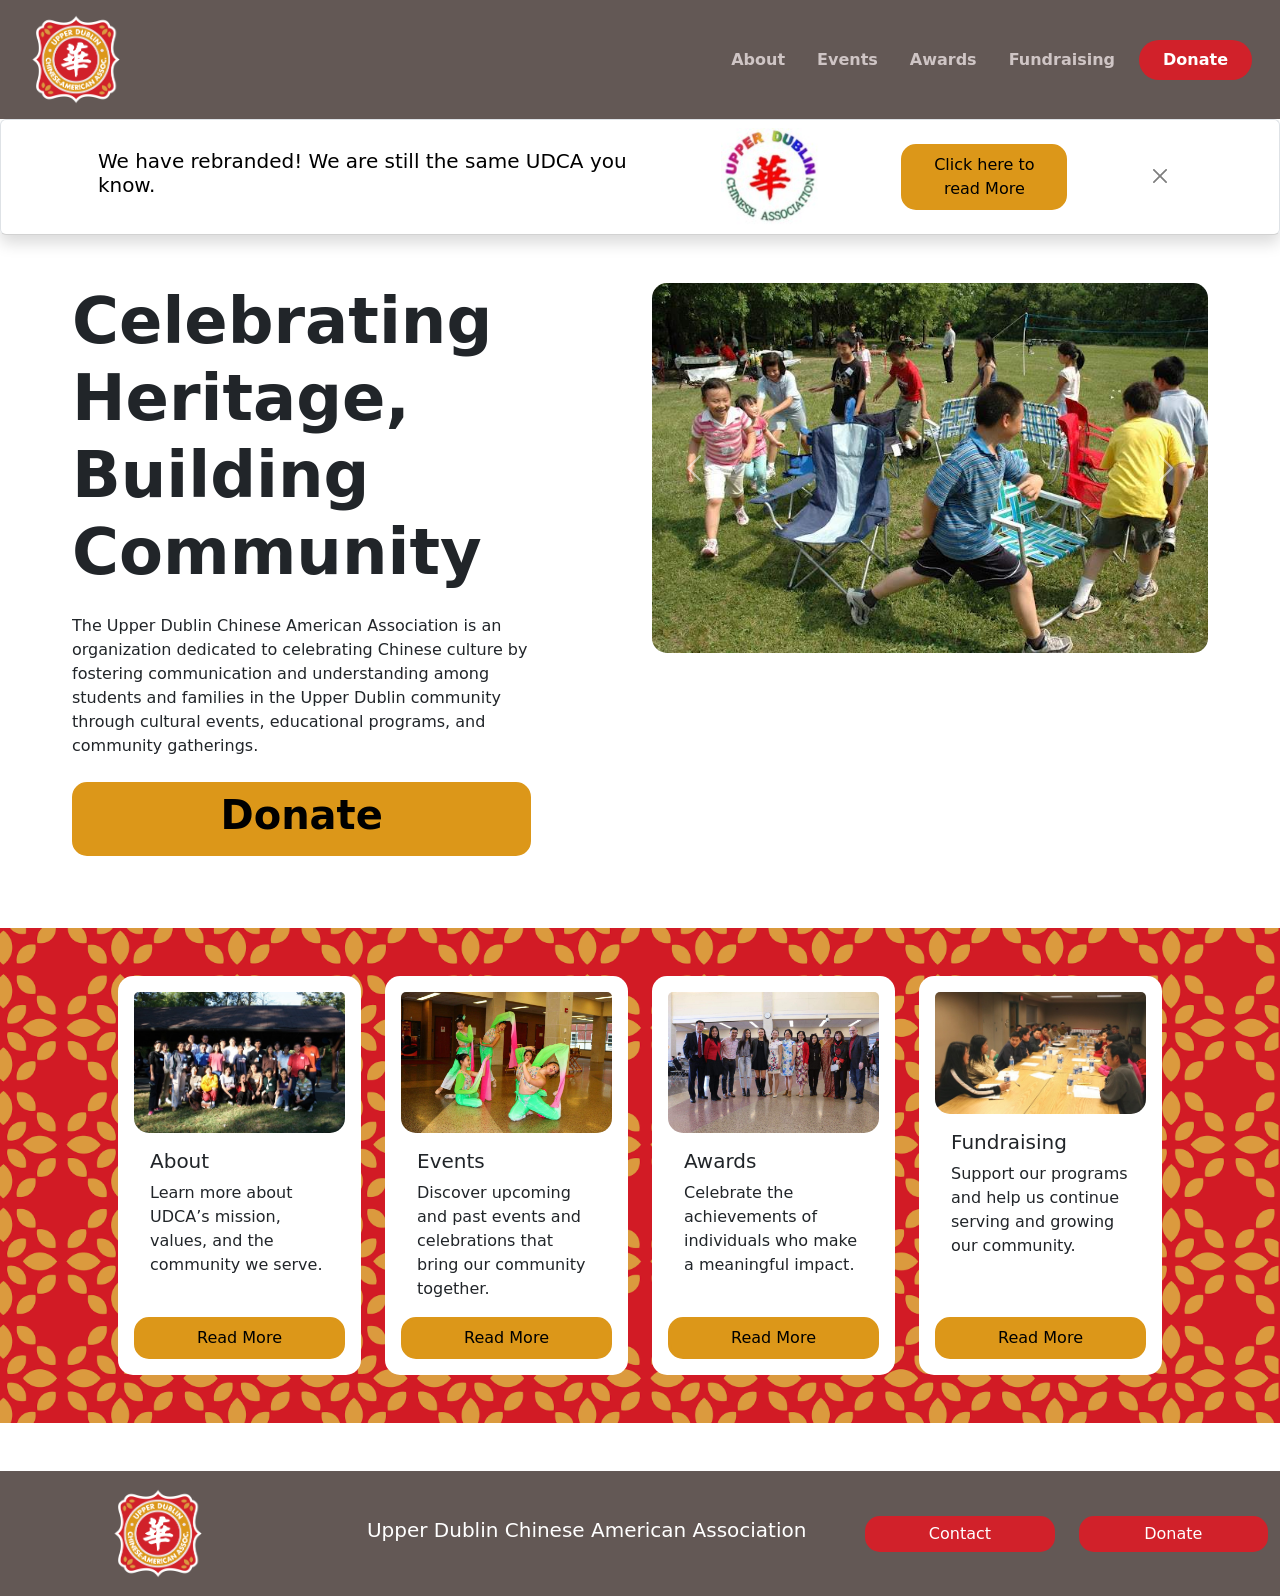
<file: index.html>
<!DOCTYPE html>
<html lang="en">
    <head>
        <link href="https://cdn.jsdelivr.net/npm/bootstrap@5.3.8/dist/css/bootstrap.min.css" rel="stylesheet" integrity="sha384-sRIl4kxILFvY47J16cr9ZwB07vP4J8+LH7qKQnuqkuIAvNWLzeN8tE5YBujZqJLB" crossorigin="anonymous">
        <meta charset="UTF-8" />
        <title>UDCA Home</title>
        <link rel="stylesheet" href="style.css"/>
         <script src="https://cdn.jsdelivr.net/npm/bootstrap@5.3.8/dist/js/bootstrap.bundle.min.js" integrity="sha384-FKyoEForCGlyvwx9Hj09JcYn3nv7wiPVlz7YYwJrWVcXK/BmnVDxM+D2scQbITxI" crossorigin="anonymous"></script>
   
    <style>
    /* #D1212A (red)
     * #1F1E14 (black)
     * #EFE4E4 (cream)
     * #DC9719 (yellow)
     * #645B38 (green)
     * #99B4CA (blue)
     *  */
        
        .toast {
    width: 100%;
    background-color:#EFE4E4 ;
    left: 0;
}
        .toast-header{
            background-color:transparent
        }
        
        .accordion{
            border:none;
            background-color:white ;
        }
    
        </style>
    </head>
    <body>
        
    
        
        
<nav class="navbar sticky-top navbar-expand-md navbar-dark">
  <div class="container-fluid mx-3">
    <a class="navbar-brand" href="index.html">
      <img src="IMG/UDCAPrimary.png" width="100px">
    </a>

      <button
            type="button"
            class="navbar-toggler" 
            data-bs-toggle="offcanvas" 
            data-bs-target="#offcanvasNavbar" 
            aria-controls="offcanvasNavbar" 
            aria-expanded="false" 
            aria-label="Toggle navigation">
            <span class="navbar-toggler-icon"></span>
    </button>
        <div
                    style="background-color:#635855"
                    class="offcanvas offcanvas-end"
                    tabindex="1"
                    id="offcanvasNavbar"
                    arialabelledby="offcanvasNavbarLabel">
        <div class="offcanvas-header">
                <h5 class="offcanvas-title" 
                id="offcanvasNavbarLabel"><img src="IMG/UDCASecondary.png" width="90%"></h5>
        <button type="button" class="btn-close btn-close-white" data-bs-dismiss="offcanvas" aria-label="Close"></button>
        </div>
    <div class="offcanvas-body" 
         id="navbarContent">
      <ul class="navbar-nav ms-auto mb-2 gap-3 mb-lg-0">
        <li class="nav-item">
          <a class="nav-link NavbarLink" href="About.html">About</a>
        </li>
        <li class="nav-item">
          <a class="nav-link NavbarLink" href="Events.html">Events</a>
        </li>
        <li class="nav-item">
          <a class="nav-link NavbarLink" href="Awards.html">Awards</a>
        </li>
        <li class="nav-item">
          <a class="nav-link NavbarLink" href="Fundraising.html">Fundraising</a>
        </li>
        <li class="nav-item">
          <a class="nav-link text-center px-4 border-radius=25px" id="donate" href="https://www.paypal.com/ncp/payment/A44ZZ54TGVCSY">Donate</a>
        </li>
      </ul>
    </div>
    </div>
  </div>
</nav>
        
        
        

<!--Toast-->
    <div class="container-toast">
      <div class="toast show accordion accordian-flush">
        <div class="toast-header accordion-item justify-content-around p-2">
            <div class="container">
                <div class="row justify-content-around">
                <div class="col-sm-4 col-md-4 col-lg-6 px-3 align-content-center">
                    <h5 class="accordion header text-black">
                    We have rebranded! We are still the same UDCA you know.
                    </h5>
                </div>
                <div class="col-2 text-center align-content-center">
            <img src="IMG/OldUDCALogo.png" width="100px" alt="oldlogo">
                </div>
            <div class="col-sm-3 col-md-4 col-lg-2 text-center align-content-center">
                        <button class="btn" type="button" data-bs-toggle="collapse" data-bs-target="#collapseOne" aria-expanded="true" aria-controls="collapseOne"> 
                        Click here to read More
                        </button>
                </div>
            <div class="col-1 align-content-center text-center">
        <button type="button" class="btn-close" data-bs-dismiss="toast"></button>
            </div>
        </div>
        <div id="collapseOne" class="accordion-collapse collapse" data-bs-parent="#toast-header">
        <div class="accordion-body text-black px-5 py-3">
            Welcome to the newly redesigned UDCA website! While the look and layout have been refreshed to create a more modern, accessible, and user-friendly experience, the heart of our organization remains the same. We are still committed to celebrating culture, supporting our community, and fostering meaningful connections across generations.
          <br><br>  
           This updated design is meant to make it easier for you to explore our programs, stay informed about events, and engage with everything UDCA has to offer. Though the appearance may be new, our mission, values, and dedication to the community continue unchanged. We’re the same UDCA you know and trust, just with a fresh new look.
      </div>
     </div>
    </div>
    </div>
  </div>
</div>
 
        

        
<div class= "container-fluid">
    <div class="row m-5 justify-content-between Images">
        <div class="col-sm-12 col-md-12 col-lg-6 col-xl-5  align-content-around">
            <h1>Celebrating Heritage, Building Community</h1>
            <div class="col my-4">The Upper Dublin Chinese American Association is an organization dedicated to celebrating Chinese culture by fostering communication and understanding among students and families in the Upper Dublin community through cultural events, educational programs, and community gatherings.
            </div>
            <div class="col my-4 text-center">
            <a href="DonateLink" class="btn"><h2>Donate</h2></a>
            </div>
        </div>
        <div class="col-sm-12 col-md-12 col-lg-6">
          <div id="carouselExampleAutoplaying" class="carousel slide" data-bs-ride="carousel">
                        <div class="carousel-inner">
                            <div class="carousel-item active">
                                <img src="IMG/UDCAKids.jpg" alt="KidsRunning" class="d-block w-100 h-300">
                            </div>
                            <div class="carousel-item">
                                <img src="IMG/UDCATugWar.jpg" class="d-block w-100 h-300" alt="..." >
                            </div>
                            <div class="carousel-item">
                                <img src="IMG/UDCAKids3.jpg" class="d-block w-100 h-300" alt="..." >
                            </div>
                            <div class="carousel-item">
                                <img src="IMG/UDCAKids2.jpg" class="d-block w-100 h-300" alt="..." >
                            </div>
                            <div class="carousel-item">
                                <img src="IMG/UDCADance.jpg" class="d-block w-100 h-300" alt="..." >
                            </div>
                            <div class="carousel-item">
                                <img src="IMG/UDCAAwards.jpg" class="d-block w-100 h-300" alt="..." >
                            </div>
                            <div class="carousel-item">
                                <img src="IMG/UDCAAbout.jpg" class="d-block w-100 h-300" alt="..." >
                            </div>
                        </div>
                        <button
                            class="carousel-control-prev"
                            type="button"
                            data-bs-target="#carouselExampleAutoplaying"
                            data-bs-slide="prev">
                            <span class="carousel-control-prev-icon" aria-hidden="true"></span>
                            <span class="visually-hidden">Previous</span>
                        </button>
                        <button
                            class="carousel-control-next"
                            type="button"
                            data-bs-target="#carouselExampleAutoplaying"
                            data-bs-slide="next">
                            <span class="carousel-control-next-icon" aria-hidden="true"></span>
                            <span class="visually-hidden">Next</span>
                        </button>
                    </div>
                </div>
    </div>    
</div>
        
<div class="container-fluid" id="HeadCards">
<div class="container mb-5 p-5">
<div class="row row-cols-1 row-cols-md-2 row-cols-lg-4 g-4">
  <div class="col" >
    <div class="card h-100 p-3" style="background-color:white">
      <img src="IMG/UDCAAbout.jpg" class="card-img-top" alt="AboutImage">
      <div class="card-body">
        <h5 class="card-title">About</h5>
        <p class="card-text">Learn more about UDCA’s mission, values, and the community we serve.</p>
        </div>
        <a href="About.html" class="btn">Read More</a>
    </div>
  </div>
  <div class="col">
    <div class="card h-100 p-3" style="background-color:white">
      <img src="IMG/UDCADance.jpg" class="card-img-top" alt="...">
      <div class="card-body">
        <h5 class="card-title">Events</h5>
        <p class="card-text">Discover upcoming and past events and celebrations that bring our community together.</p>
        </div>
          <a href="Events.html" class="btn">Read More</a>
    </div>
  </div>
  <div class="col">
    <div class="card h-100 p-3" style="background-color:white">
      <img src="IMG/UDCAAwards.jpg" class="card-img-top" alt="...">
      <div class="card-body">
        <h5 class="card-title">Awards</h5>
        <p class="card-text">Celebrate the achievements of individuals who make a meaningful impact.</p>
         </div>
          <a href="Awards.html" class="btn">Read More</a>
       
    </div>
  </div>
  <div class="col">
    <div class="card h-100 p-3" style="background-color:white">
      <img src="IMG/UDCAFundraising.jpg" class="card-img-top" alt="...">
      <div class="card-body">
        <h5 class="card-title">Fundraising</h5>
        <p class="card-text">Support our programs and help us continue serving and growing our community.</p>
        </div>
        <a href="Fundraising.html" class="btn">Read More</a>
    </div>
  </div>
</div>
</div>
</div>
        
      
        
        <!--Footer-->
        <div class="container-fluid " position="sticky" style="background-color:#635855">
            <div class="row  mt-5 justify-content-center">
                <div class="col-3 text-center p-3">
                <a href="index.html">
                <img src="IMG/UDCAPrimary.png" width="100px" alt="Logo"></a>
              </div>
            <div class="col-md-5 text-white align-content-center text-center">
                <h5>Upper Dublin
                Chinese American Association
               </h5> </div>
            <div class="col-sm-12 col-md-2  pt-3 pb-3 align-content-center ">
                <a href="mailto:UDCA@udchinese.org" class="btn btn-footer">Contact</a>
                </div>
            <div class="col-sm-12 col-md-2 pt-3 pb-3 align-content-center">
                <a href="https://www.paypal.com/donate?token=20tUKie6Eug36NWWuvtWciy3XHj_gR5hrsIdLXbP7QhfNN6p47j9enBToAJZy_8PmglJ-Dah6SpQRBNP" class="btn btn-footer">Donate</a>
                </div>
            </div>
        </div>
        
        
    </body>
   
</html>
</file>
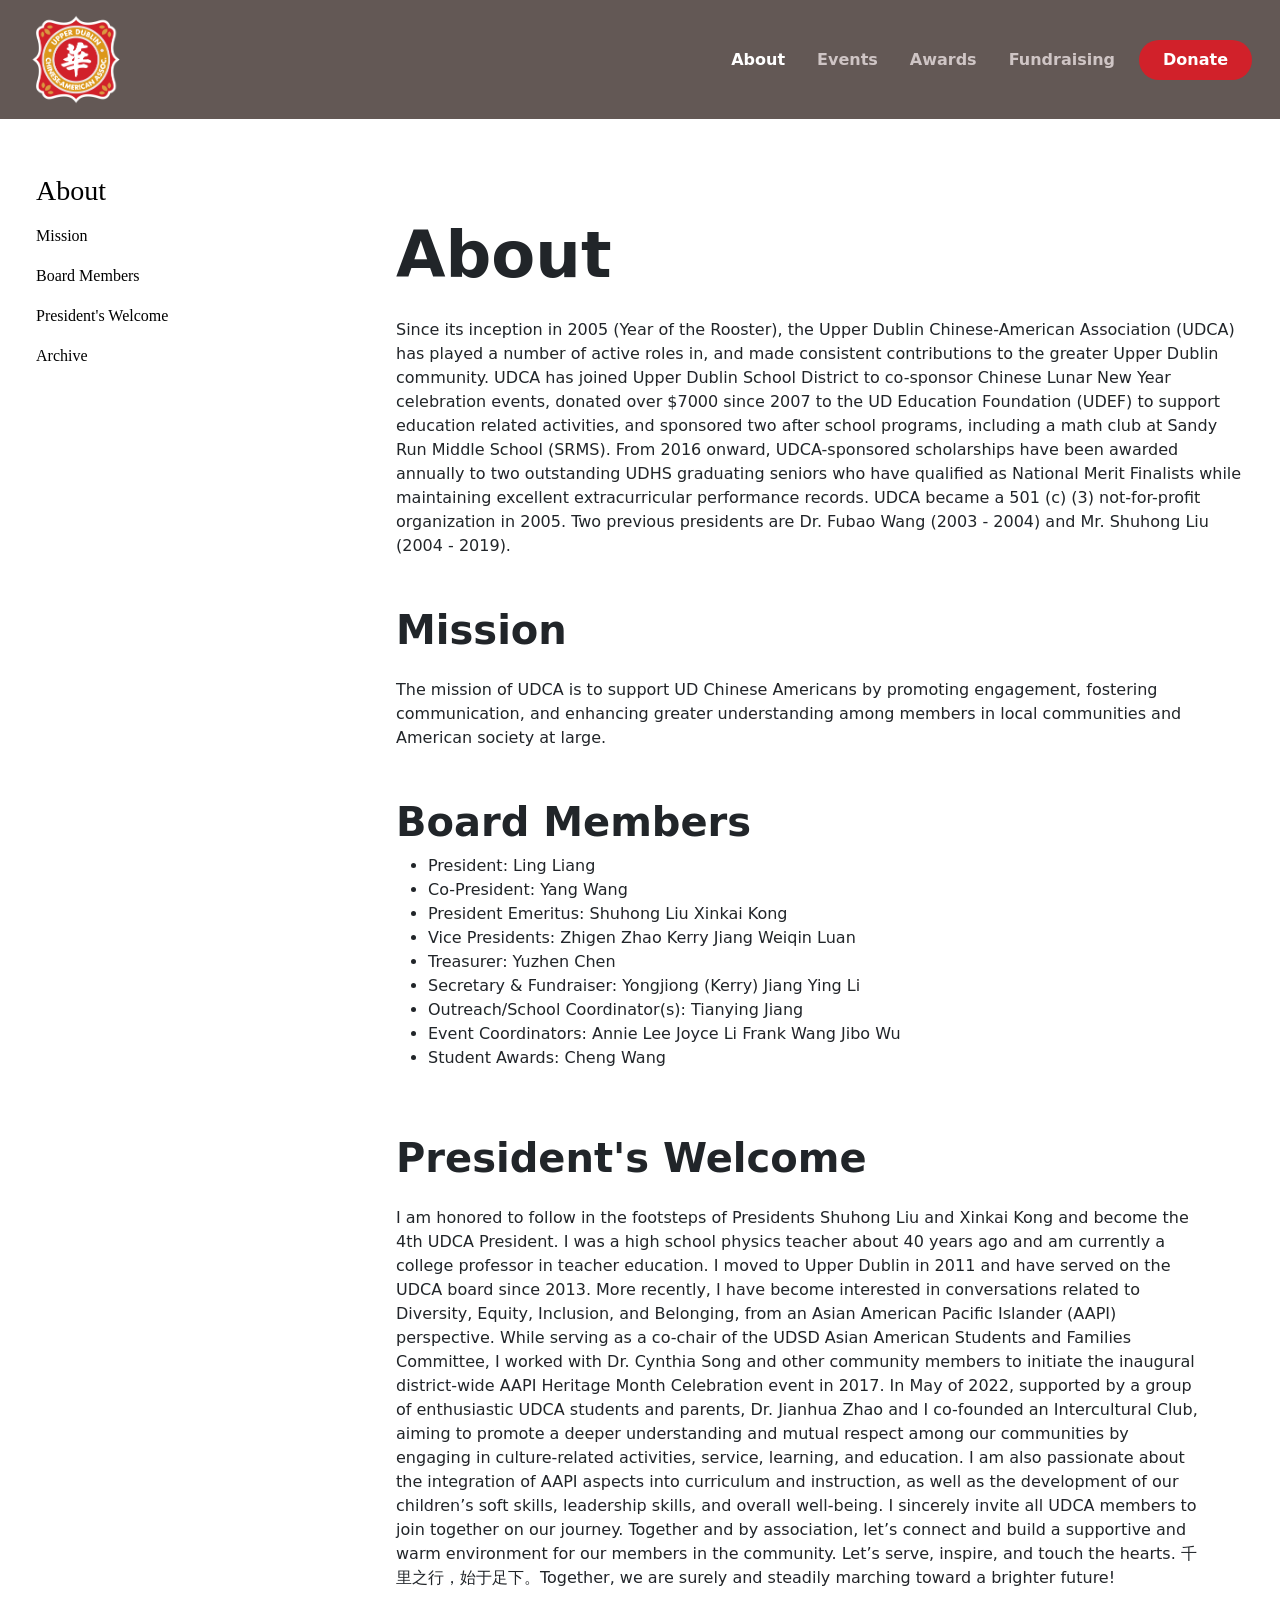
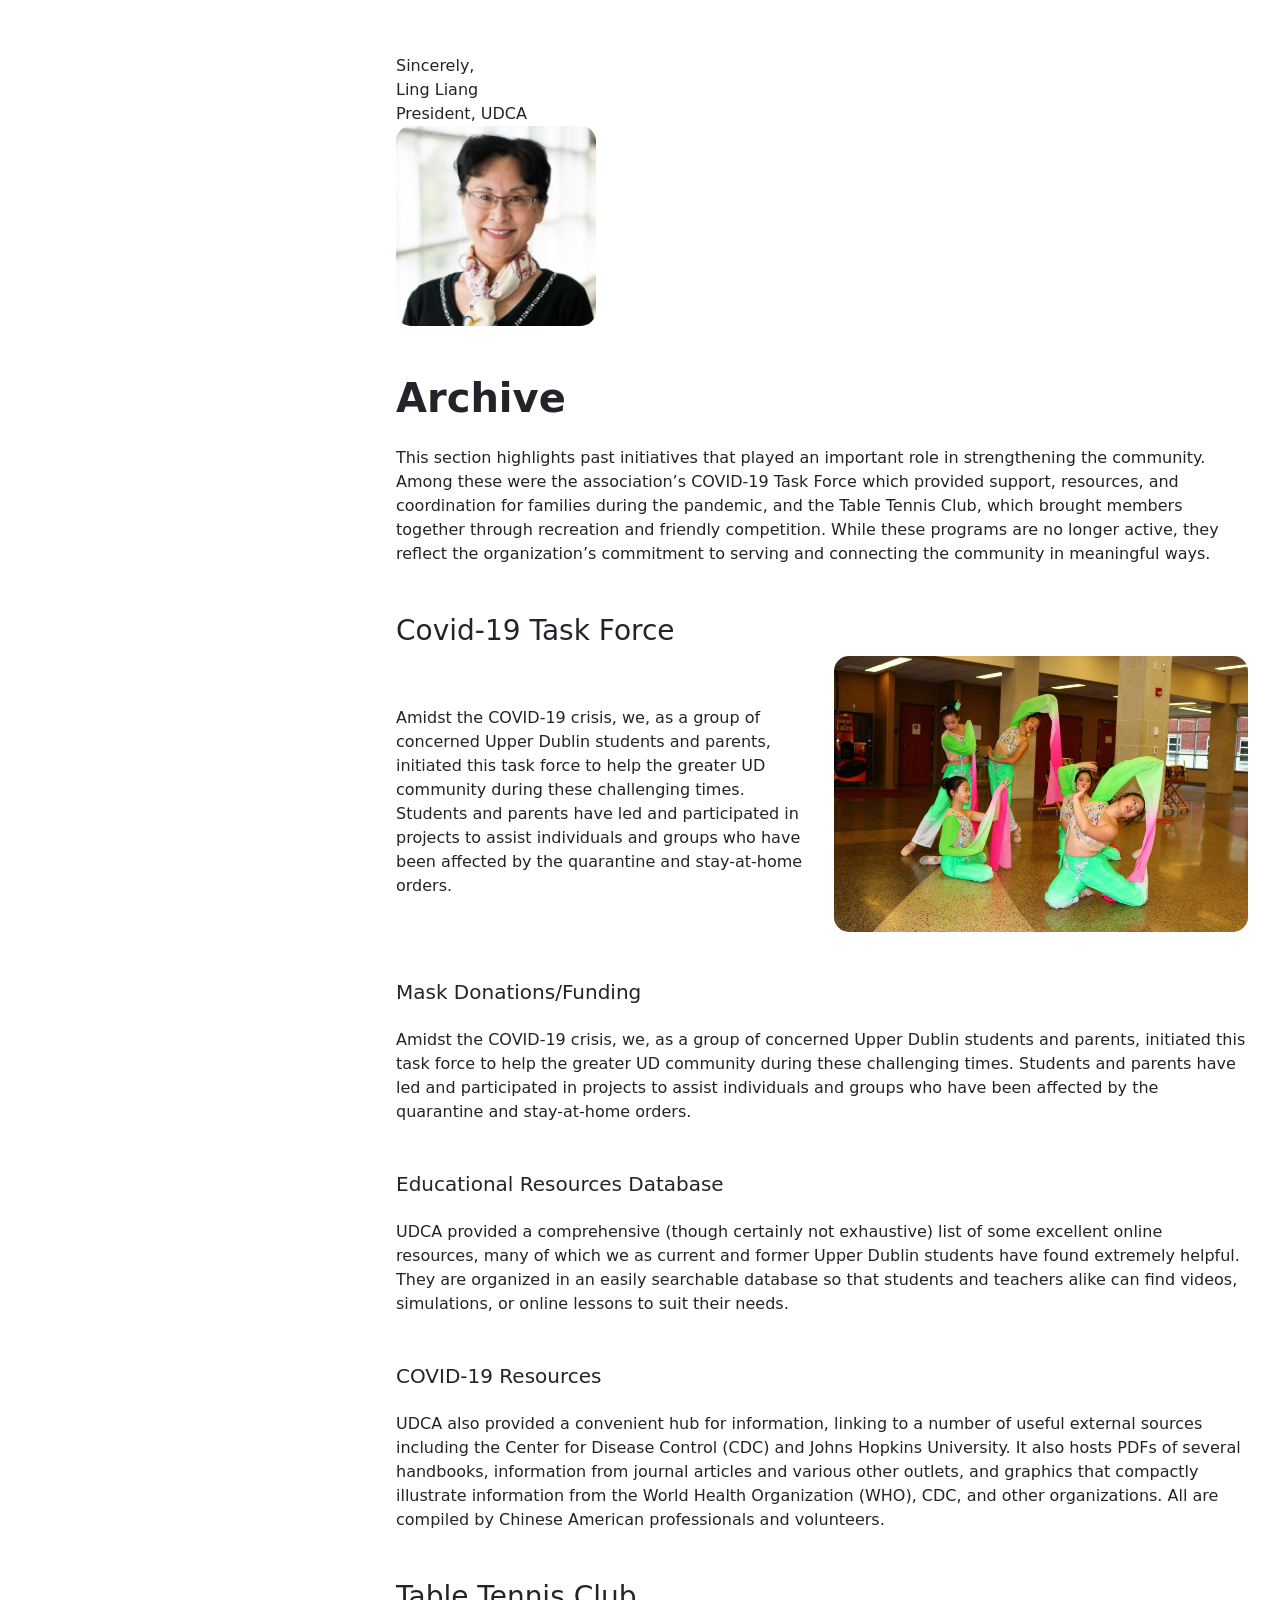
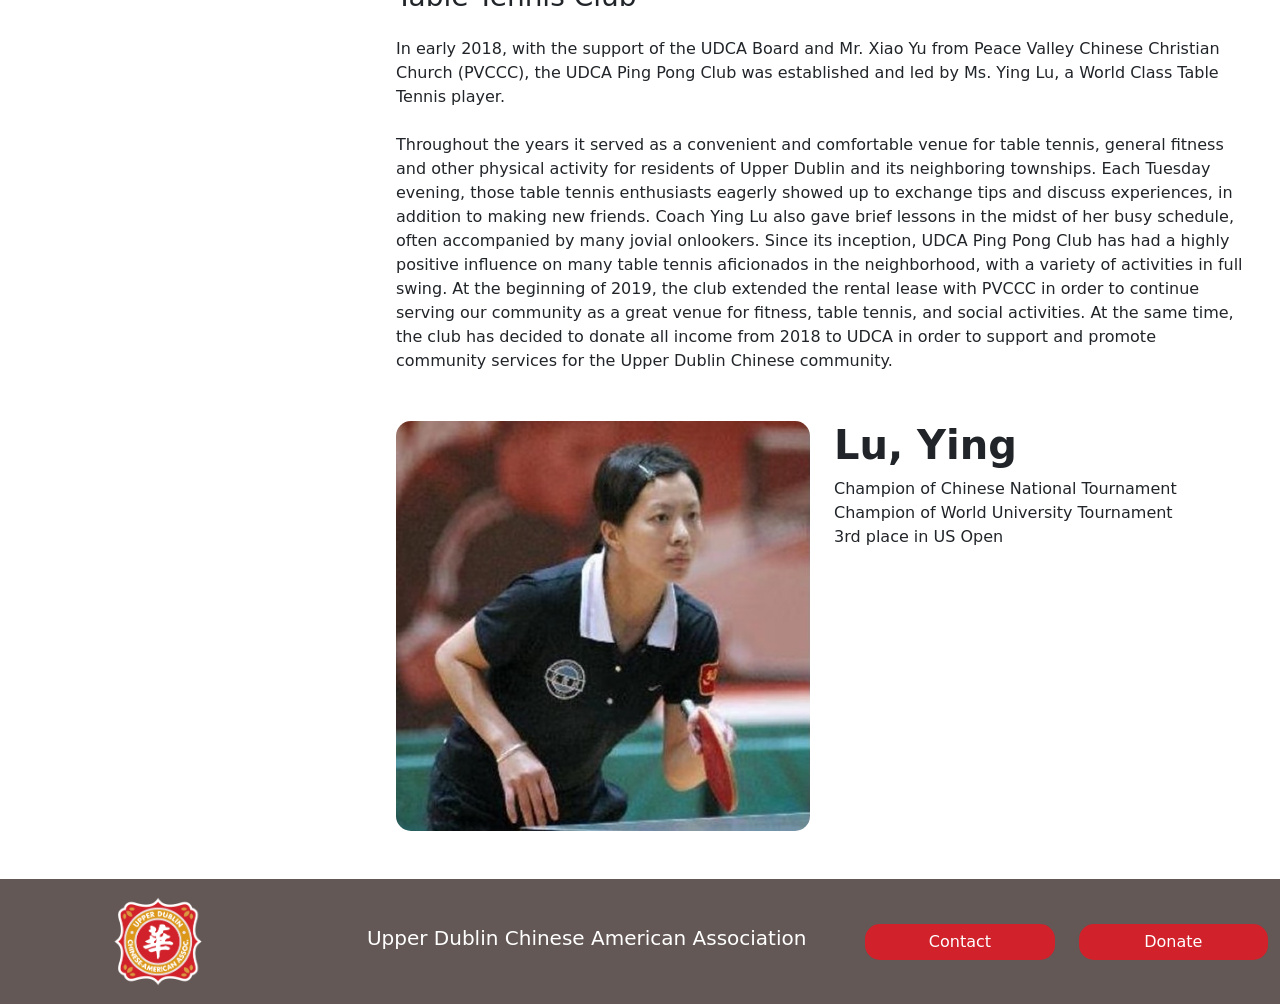
<file: About.html>
<!DOCTYPE html>
<html lang="en">
    <head>
        <link href="https://cdn.jsdelivr.net/npm/bootstrap@5.3.8/dist/css/bootstrap.min.css" rel="stylesheet" integrity="sha384-sRIl4kxILFvY47J16cr9ZwB07vP4J8+LH7qKQnuqkuIAvNWLzeN8tE5YBujZqJLB" crossorigin="anonymous">
        <meta charset="UTF-8" />
        <title>UDCA Home</title>
        <link rel="stylesheet" href="style.css"/>
         <script src="https://cdn.jsdelivr.net/npm/bootstrap@5.3.8/dist/js/bootstrap.bundle.min.js" integrity="sha384-FKyoEForCGlyvwx9Hj09JcYn3nv7wiPVlz7YYwJrWVcXK/BmnVDxM+D2scQbITxI" crossorigin="anonymous"></script>
   
    <style>
    /* #D1212A (red)
     * #1F1E14 (black)
     * #EFE4E4 (cream)
     * #DC9719 (yellow)
     * #645B38 (green)
     * #99B4CA (blue)
     *  */
      #Mission, #Members, #Archive, #Welcome {
    scroll-margin-top: 100px;
            }
      
        </style>
    </head>
    <body>
        
<nav class="navbar sticky-top navbar-expand-md navbar-dark">
  <div class="container-fluid mx-3">
    <a class="navbar-brand" href="index.html">
      <img src="IMG/UDCAPrimary.png" width="100px">
    </a>

      <button
            type="button"
            class="navbar-toggler" 
            data-bs-toggle="offcanvas" 
            data-bs-target="#offcanvasNavbar" 
            aria-controls="offcanvasNavbar" 
            aria-expanded="false" 
            aria-label="Toggle navigation">
            <span class="navbar-toggler-icon"></span>
    </button>
        <div
                    style="background-color:#635855"
                    class="offcanvas offcanvas-end"
                    tabindex="1"
                    id="offcanvasNavbar"
                    arialabelledby="offcanvasNavbarLabel">
        <div class="offcanvas-header">
                <h5 class="offcanvas-title" 
                id="offcanvasNavbarLabel"><img src="IMG/UDCASecondary.png" width="90%"></h5>
        <button type="button" class="btn-close btn-close-white" data-bs-dismiss="offcanvas" aria-label="Close"></button>
        </div>
    <div class="offcanvas-body" 
         id="navbarContent">
      <ul class="navbar-nav ms-auto mb-2 gap-3 mb-lg-0">
        <li class="nav-item">
          <a class="nav-link Active" href="About.html">About</a>
        </li>
        <li class="nav-item">
          <a class="nav-link NavbarLink" href="Events.html">Events</a>
        </li>
        <li class="nav-item">
          <a class="nav-link NavbarLink" href="Awards.html">Awards</a>
        </li>
        <li class="nav-item">
          <a class="nav-link NavbarLink" href="Fundraising.html">Fundraising</a>
        </li>
        <li class="nav-item">
          <a class="nav-link text-center px-4 border-radius=25px" id="donate" href="https://www.paypal.com/ncp/payment/A44ZZ54TGVCSY">Donate</a>
        </li>
      </ul>
    </div>
    </div>
  </div>
</nav>
        
        <ul class="sidenav mt-5" id="VerticalUl">
    <li class="nav-item SideItem">
        <a class="nav-link m-3" href="#top"><h3>About</h3></a>
    </li>
    <li class="nav-item SideItem">
        <a class="nav-link m-3" href="#Mission">
    Mission
            </a>
    </li>
    <li class="nav-item SideItem">
        <a class="nav-link m-3" href="#Members">
    Board Members
            </a>
    </li>
    <li class="nav-item SideItem">
        <a class="nav-link m-3" href="#Welcome">
    President's Welcome
            </a>
    </li>
    <li class="nav-item SideItem">
        <a class="nav-link m-3" href="#Archive">
    Archive
            </a>
    </li>
</ul>
        
      <div style="margin-left:30%; margin-top:50px; margin-right: 20px; height:100%;">
        
            
        <div class="container-fluid">
             <div class="row pt-5"><h1>About</h1></div>
            <div class="row">
              <div class="col-12 pt-3 align-content-center">
           Since its inception in 2005 (Year of the Rooster), the Upper Dublin Chinese-American Association (UDCA) has played a number of active roles in, and made consistent contributions to the greater Upper Dublin community. UDCA has joined Upper Dublin School District to co-sponsor Chinese Lunar New Year celebration events, donated over $7000 since 2007 to the UD Education Foundation (UDEF) to support education related activities, and sponsored two after school programs, including a math club at Sandy Run Middle School (SRMS). From 2016 onward, UDCA-sponsored scholarships have been awarded annually to two outstanding UDHS graduating seniors who have qualified as National Merit Finalists while maintaining excellent extracurricular performance records.
UDCA became a 501 (c) (3) not-for-profit organization in 2005. Two previous presidents are Dr. Fubao Wang (2003 - 2004) and Mr. Shuhong Liu (2004 - 2019).  
              </div>
            </div>
          </div>
            
            <div class="container-fluid" id="Mission">
              <div class="row pt-5"><h2>Mission</h2></div>
              <div class="row">
                <div class="col-12 pt-3 align-content-center">
                The mission of UDCA is to support UD Chinese Americans by promoting engagement, fostering communication, and enhancing greater understanding among members in local communities and American society at large.
                </div>
              </div>
            </div>
              
            <div class="container-fluid" id="Members">
              <div class="row pt-5"><h2>Board Members</h2></div>
               <ul>
              <li>President: Ling Liang</li>
              <li>Co-President: Yang Wang</li>
              <li>President Emeritus: Shuhong Liu Xinkai Kong</li>
              <li>Vice Presidents: Zhigen Zhao Kerry Jiang Weiqin Luan</li>
              <li>Treasurer: Yuzhen Chen</li>
              <li>Secretary & Fundraiser: Yongjiong (Kerry) Jiang Ying Li</li>
              <li>Outreach/School Coordinator(s): Tianying Jiang</li>
              <li>Event Coordinators: Annie Lee      Joyce Li Frank Wang Jibo Wu</li>
              <li>Student Awards: Cheng Wang</li>
                </ul>

              </div>
        
        <div class="container-fluid" id="Welcome">
          <div class="row pt-5">
            <div class="col-12">
            <h2>President's Welcome</h2></div>
          <div class="col pt-3 me-5">
          <p>I am honored to follow in the footsteps of Presidents Shuhong Liu and Xinkai Kong and become the 4th UDCA President. I was a high school physics teacher about 40 years ago and am currently a college professor in teacher education. I moved to Upper Dublin in 2011 and have served on the UDCA board since 2013. More recently, I have become interested in conversations related to Diversity, Equity, Inclusion, and Belonging, from an Asian American Pacific Islander (AAPI) perspective. While serving as a co-chair of the UDSD Asian American Students and Families Committee, I worked with Dr. Cynthia Song and other community members to initiate the inaugural district-wide AAPI Heritage Month Celebration event in 2017. In May of 2022, supported by a group of enthusiastic UDCA students and parents, Dr. Jianhua Zhao and I co-founded an Intercultural Club, aiming to promote a deeper understanding and mutual respect among our communities by engaging in culture-related activities, service, learning, and education. I am also passionate about the integration of AAPI aspects into curriculum and instruction, as well as the development of our children’s soft skills, leadership skills, and overall well-being. I sincerely invite all UDCA members to join together on our journey. Together and by association, let’s connect and build a supportive and warm environment for our members in the community. Let’s serve, inspire, and touch the hearts. 千里之行，始于足下。Together, we are surely and steadily marching toward a brighter future!</p>
          <br><br>
            Sincerely,
            <br>Ling Liang
            <br>President, UDCA
            <br>
            <img src="IMG/UDCA%20Board_Ling%20Liang.jpg" width="200px">
            </div>
          </div>
        </div>
        
        <div class="container-fluid" id="Archive">
             <div class="row pt-5"><h2>Archive</h2></div>
            <div class="row">
              <div class="col-12 pt-3 align-content-center">This section highlights past initiatives that played an important role in strengthening the community. Among these were the association’s COVID-19 Task Force<span data-start="250" data-end="273" style="font-weight: bolder;">&nbsp;</span>which provided support, resources, and coordination for families during the pandemic, and the Table Tennis Club, which brought members together through recreation and friendly competition. While these programs are no longer active, they reflect the organization’s commitment to serving and connecting the community in meaningful ways.</div>
            </div>
              <div class="row pt-5"><h3>Covid-19 Task Force</h3>
              <div class="col-sm-12 col-md-6 pt-3 align-content-center">
            Amidst the COVID-19 crisis, we, as a group of concerned Upper Dublin students and parents, initiated this task force to help the greater UD community during these challenging times. Students and parents have led and participated in projects to assist individuals and groups who have been affected by the quarantine and stay-at-home orders.
              </div>
              <div class="col-sm-12 col-md-6 align-content-center">
                <img src="IMG/UDCADance.jpg" width="100%">
              </div>
              </div>
              <div class="row pt-5"><h5>Mask Donations/Funding</h5>
              <div class="col-sm-12 pt-3 align-content-center">
            Amidst the COVID-19 crisis, we, as a group of concerned Upper Dublin students and parents, initiated this task force to help the greater UD community during these challenging times. Students and parents have led and participated in projects to assist individuals and groups who have been affected by the quarantine and stay-at-home orders.
              </div>
              </div>
              <div class="row pt-5"><h5>Educational Resources Database</h5>
              <div class="col-sm-12 pt-3 align-content-center">
            UDCA provided a comprehensive (though certainly not exhaustive) list of some excellent online resources, many of which we as current and former Upper Dublin students have found extremely helpful. They are organized in an easily searchable database so that students and teachers alike can find videos, simulations, or online lessons to suit their needs.
              </div>
              </div>
              <div class="row pt-5"><h5>COVID-19 Resources</h5>
              <div class="col-sm-12 pt-3 align-content-center">
            UDCA also provided a convenient hub for information, linking to a number of useful external sources including the Center for Disease Control (CDC) and Johns Hopkins University. It also hosts PDFs of several handbooks, information from journal articles and various other outlets, and graphics that compactly illustrate information from the World Health Organization (WHO), CDC, and other organizations. All are compiled by Chinese American professionals and volunteers. 
              </div>
              </div>
              <div class="row pt-5"><h3>Table Tennis Club</h3>
              <div class="col-sm-12 pt-3 align-content-center">
            In early 2018, with the support of the UDCA Board and Mr. Xiao Yu from Peace Valley Chinese Christian Church (PVCCC), the UDCA Ping Pong Club was established and led by Ms. Ying Lu, a World Class Table Tennis player.
            <br><br> Throughout the years it served as a convenient and comfortable venue for table tennis, general fitness and other physical activity for residents of Upper Dublin and its neighboring townships. Each Tuesday evening, those table tennis enthusiasts eagerly showed up to exchange tips and discuss experiences, in addition to making new friends. Coach Ying Lu also gave brief lessons in the midst of her busy schedule, often accompanied by many jovial onlookers. Since its inception, UDCA Ping Pong Club has had a highly positive influence on many table tennis aficionados in the neighborhood, with a variety of activities in full swing. At the beginning of 2019, the club extended the rental lease with PVCCC in order to continue serving our community as a great venue for fitness, table tennis, and social activities. At the same time, the club has decided to donate all income from 2018 to UDCA in order to support and promote community services for the Upper Dublin Chinese community.
                </div>
              </div>
              <div class="row pt-5">
                <div class="col">
                  <img src="IMG/LuYing.jpg" width="100%" alt="UDCATennis">
                </div>
                <div class="col">
                  <h2>Lu, Ying</h2>Champion of Chinese National Tournament
                  <br>Champion of World University Tournament
                  <br>3rd place in US Open

                </div>
              </div>
        </div>
        
            </div>
      
 <!--Footer-->
        <div class="container-fluid " position="sticky" style="background-color:#635855">
            <div class="row  mt-5 justify-content-center">
                <div class="col-3 text-center p-3">
                <a href="index.html">
                <img src="IMG/UDCAPrimary.png" width="100px" alt="Logo"></a>
              </div>
            <div class="col-md-5 text-white align-content-center text-center">
                <h5>Upper Dublin
                Chinese American Association
               </h5> </div>
            <div class="col-sm-12 col-md-2  pt-3 pb-3 align-content-center ">
                <a href="mailto:UDCA@udchinese.org" class="btn btn-footer">Contact</a>
                </div>
            <div class="col-sm-12 col-md-2 pt-3 pb-3 align-content-center">
                <a href="https://www.paypal.com/donate?token=20tUKie6Eug36NWWuvtWciy3XHj_gR5hrsIdLXbP7QhfNN6p47j9enBToAJZy_8PmglJ-Dah6SpQRBNP" class="btn btn-footer">Donate</a>
                </div>
            </div>
        </div>
        
    </body>
   
</html>
</file>
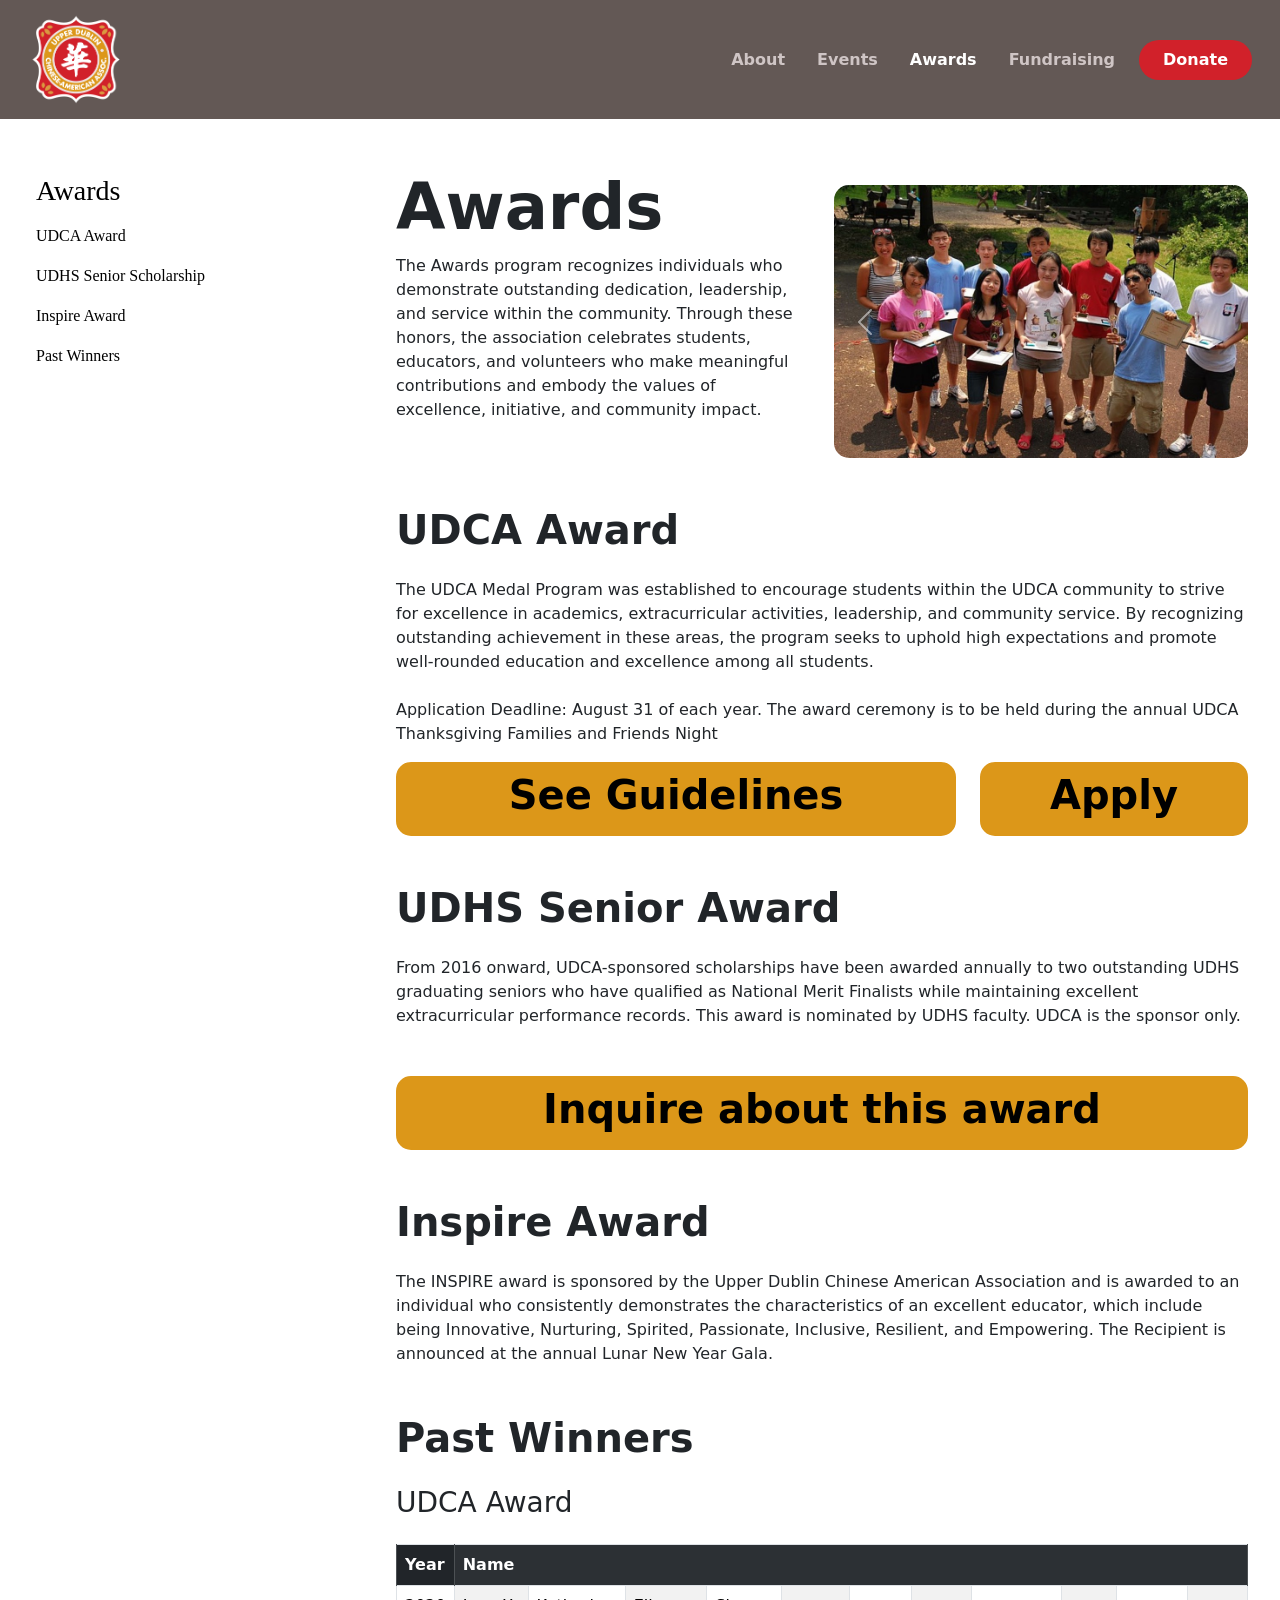
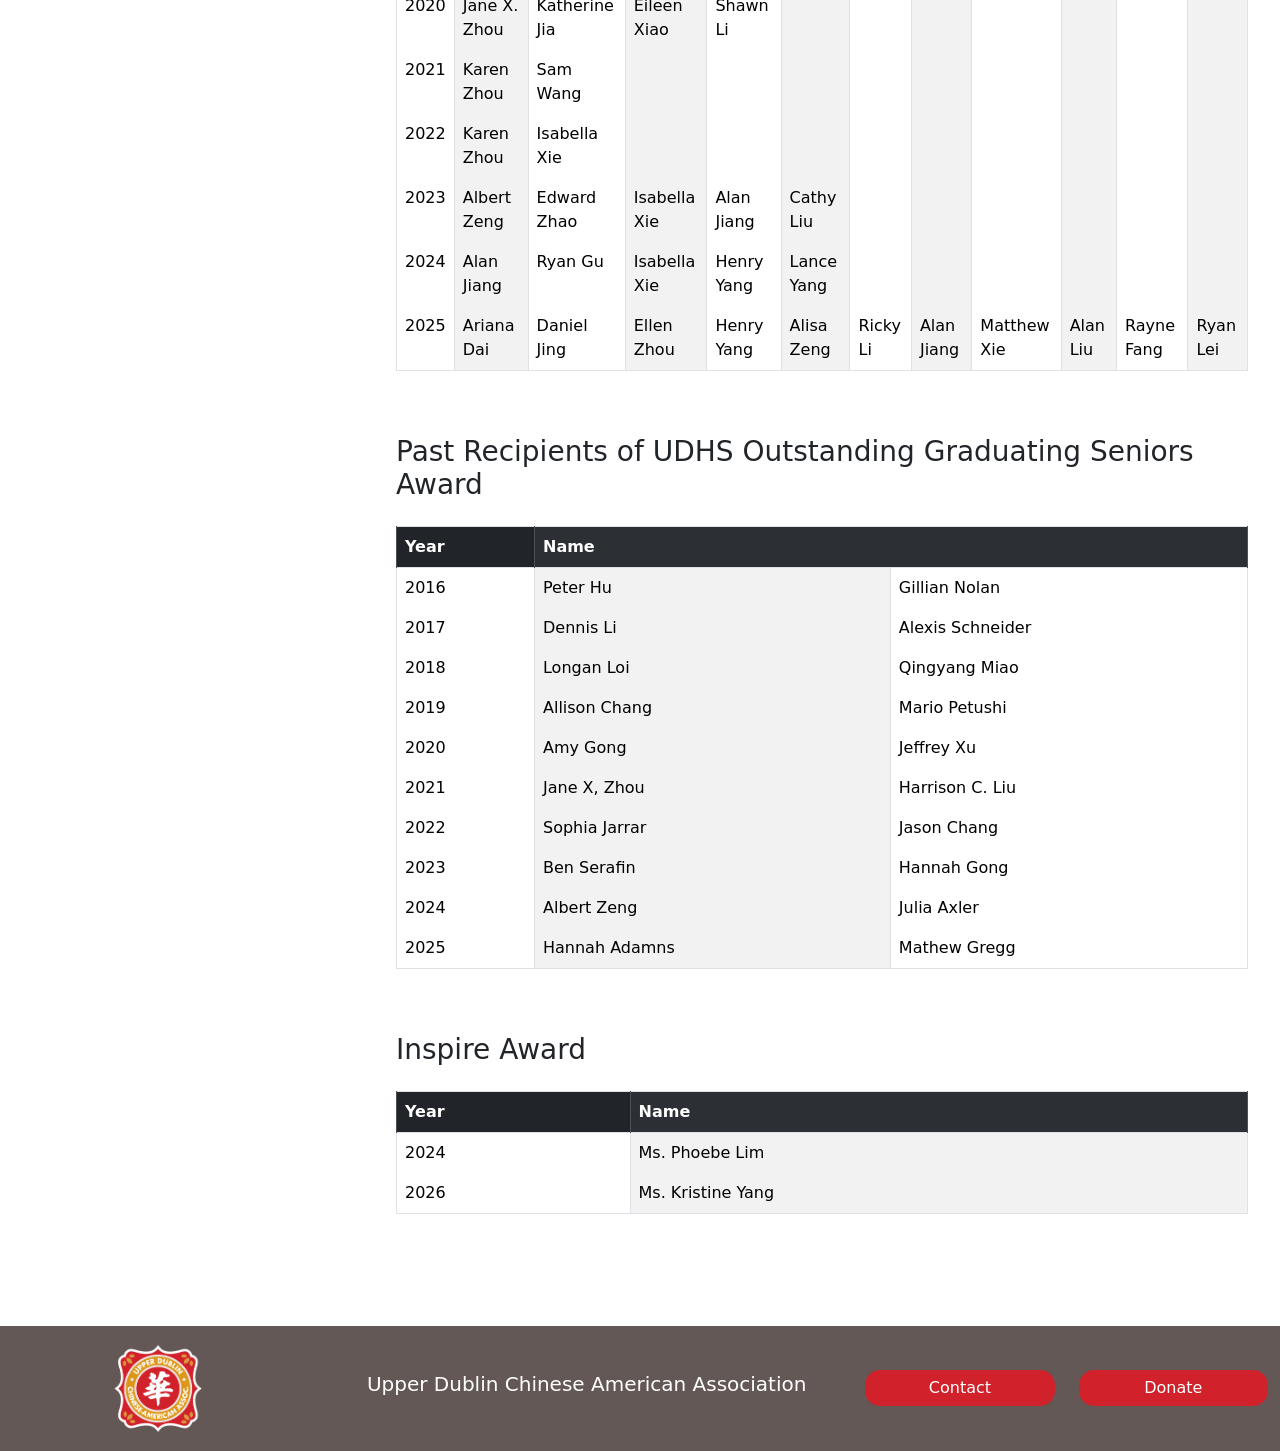
<file: Awards.html>
<!DOCTYPE html>
<html lang="en">
    <head>
        <link href="https://cdn.jsdelivr.net/npm/bootstrap@5.3.8/dist/css/bootstrap.min.css" rel="stylesheet" integrity="sha384-sRIl4kxILFvY47J16cr9ZwB07vP4J8+LH7qKQnuqkuIAvNWLzeN8tE5YBujZqJLB" crossorigin="anonymous">
        <meta charset="UTF-8" />
        <title>UDCA Awards</title>
        <link rel="stylesheet" href="style.css"/>
         <script src="https://cdn.jsdelivr.net/npm/bootstrap@5.3.8/dist/js/bootstrap.bundle.min.js" integrity="sha384-FKyoEForCGlyvwx9Hj09JcYn3nv7wiPVlz7YYwJrWVcXK/BmnVDxM+D2scQbITxI" crossorigin="anonymous"></script>
   
    <style>
   #UDCAAward, #Volunteer, #UDHS, #Inspire, #PastWinners {
    scroll-margin-top: 100px;
            }
        </style>
    </head>
    <body>
        
<nav class="navbar sticky-top navbar-expand-md navbar-dark">
  <div class="container-fluid mx-3">
    <a class="navbar-brand" href="index.html">
      <img src="IMG/UDCAPrimary.png" width="100px">
    </a>

      <button
            type="button"
            class="navbar-toggler" 
            data-bs-toggle="offcanvas" 
            data-bs-target="#offcanvasNavbar" 
            aria-controls="offcanvasNavbar" 
            aria-expanded="false" 
            aria-label="Toggle navigation">
            <span class="navbar-toggler-icon"></span>
    </button>
        <div
                    style="background-color:#635855"
                    class="offcanvas offcanvas-end"
                    tabindex="1"
                    id="offcanvasNavbar"
                    arialabelledby="offcanvasNavbarLabel">
        <div class="offcanvas-header">
                <h5 class="offcanvas-title" 
                id="offcanvasNavbarLabel"><img src="IMG/UDCASecondary.png" width="90%"></h5>
        <button type="button" class="btn-close btn-close-white" data-bs-dismiss="offcanvas" aria-label="Close"></button>
        </div>
    <div class="offcanvas-body" 
         id="navbarContent">
      <ul class="navbar-nav ms-auto mb-2 gap-3 mb-lg-0">
        <li class="nav-item">
          <a class="nav-link NavbarLink" href="About.html">About</a>
        </li>
        <li class="nav-item">
          <a class="nav-link NavbarLink" href="Events.html">Events</a>
        </li>
        <li class="nav-item">
          <a class="nav-link Active" href="Awards.html">Awards</a>
        </li>
        <li class="nav-item">
          <a class="nav-link NavbarLink" href="Fundraising.html">Fundraising</a>
        </li>
        <li class="nav-item">
          <a class="nav-link text-center px-4 border-radius=25px" id="donate" href="https://www.paypal.com/ncp/payment/A44ZZ54TGVCSY">Donate</a>
        </li>
      </ul>
    </div>
    </div>
  </div>
</nav>
        
        <ul class="sidenav mt-5" id="VerticalUl">
    <li class="nav-item SideItem">
        <a class="nav-link m-3" href="#top">
            <h3>Awards</h3></a>
    </li>
    <li class="nav-item SideItem">
        <a class="nav-link m-3" href="#UDCAAward">
    UDCA Award
            </a>
    </li>
    <!--<li class="nav-item SideItem">
        <a class="nav-link m-3" href="#Volunteer">
    Volunteer Service Award
            </a>
    </li>-->
    <li class="nav-item SideItem">
        <a class="nav-link m-3" href="#UDHS">
    UDHS Senior Scholarship
            </a>
    </li>
    <li class="nav-item SideItem">
        <a class="nav-link m-3" href="#Inspire">
    Inspire Award
            </a>
    </li>
    <li class="nav-item SideItem">
        <a class="nav-link m-3" href="#PastWinners">
    Past Winners
            </a>
    </li>
</ul>
      
       <div style="margin-left:30%; margin-top:50px; margin-right: 20px; height:100%;">
        
            
        <div class="container-fluid">
             <div class="row">
                <div class="col-12 col-md-12 col-lg-6"><h1>Awards</h1>
                  The Awards program recognizes individuals who demonstrate outstanding dedication, leadership, and service within the community. Through these honors, the association celebrates students, educators, and volunteers who make meaningful contributions and embody the values of excellence, initiative, and community impact.
                </div>
            <div class="col-sm-12 col-md-12 col-lg-6 pt-3">
                    <div id="carouselExampleAutoplaying" class="carousel slide" data-bs-ride="carousel">
                        <div class="carousel-inner">
                            <div class="carousel-item active">
                                <img src="IMG/Slide10.jpg" class="d-block w-100 h-300" alt="...">
                            </div>
                            <div class="carousel-item">
                                <img src="IMG/Slide3.jpg" class="d-block w-100 h-300" alt="..." >
                            </div>
                            <div class="carousel-item">
                                <img src="IMG/Slide9.jpg" class="d-block w-100 h-300" alt="..." >
                            </div>
                            <div class="carousel-item">
                                <img src="IMG/INSPIREAward.jpg" class="d-block w-100 h-300" alt="...">
                            </div>
                        </div>
                        <button
                            class="carousel-control-prev"
                            type="button"
                            data-bs-target="#carouselExampleAutoplaying"
                            data-bs-slide="prev">
                            <span class="carousel-control-prev-icon" aria-hidden="true"></span>
                            <span class="visually-hidden">Previous</span>
                        </button>
                        <button
                            class="carousel-control-next"
                            type="button"
                            data-bs-target="#carouselExampleAutoplaying"
                            data-bs-slide="next">
                            <span class="visually-hidden">Next</span>
                        </button>
                    </div>
                </div>
            </div>
          </div>
            
            <div class="container-fluid" id="UDCAAward">
              <div class="row pt-5"><h2>UDCA Award</h2></div>
              <div class="row">
                <div class="col-12 pt-3 align-content-center">
              The UDCA Medal Program was established to encourage students within the UDCA community
to strive for excellence in academics, extracurricular activities, leadership, and community service. By recognizing outstanding achievement in these areas, the program seeks to uphold high expectations and promote well-rounded education and excellence among all students.
<br><br>Application Deadline: August 31 of each year. The award ceremony is to be held during the annual UDCA Thanksgiving Families and Friends Night</div>
                
                
                <div class="col-sm-12 col-md-8 align-content-center pt-3">
                  <a href="https://drive.google.com/file/d/1vqyStumrS7-7GFJfStt_efydfBnYojW6/view" class="btn"><h2>See Guidelines</h2></a>
                </div>
                <div class="col-sm-12 col-md-4 align-content-center pt-3">
                <a href="https://docs.google.com/forms/d/e/1FAIpQLSfVz-mqAM7PDytKQONJqkcMnd_-9qT7N2RJ7FXARkZ2WE15jA/viewform?pli=1" class="btn"><h2>Apply</h2></a>
                </div>
                </div>
            </div>
            
         
            <!--Discontinued program, may return

              <div class="container-fluid" id="Volunteer">
              <div class="row pt-5"><h2>Volunteer Service Award</h2></div>
              <div class="row">
                <div class="col-12 pt-3 align-content-center">
                The President’s Volunteer Service Award (PVSA) was founded in 2003 by the President’s Council on Service and Civic Participation under George W. Bush to <b>recognize</b> the vital role of volunteers in strengthening America’s communities and national identity. The award <b>honors</b> individuals whose service makes a meaningful impact across the country and aims to <b>inspire</b> others to give back and support their communities.
                  <br><br>
                In February 2020, the Upper Dublin Chinese American Association (UDCA) became an official PVSA certifying nonprofit organization and established a review committee composed of senior board members. The UDCA-PVSA program is open to volunteers over the age of five and is awarded across multiple age categories. Recipients are recognized based on verified volunteer service completed within the past 12 months, with a minimum of 60 hours contributed through UDCA-related activities.
                </div>
                <div class="row pt-5">
                  <div class="table-responsive">
                <table class="table table-bordered">
                    <thead>
                      <tr class="table-dark">
                        <th scope="col">Age Group</th>
                        <th scope="col">Bronze</th>
                        <th scope="col">Silver</th>
                        <th scope="col">Gold</th>
                        <th scope="col">Lifetime Achievement Award</th>
                      </tr>
                    </thead>
                    <tbody>
                      <tr>
                        <td>Kids (5–10 years old)</td>
                        <td>26–49 hours</td>
                        <td>50–74 hours</td>
                        <td>75+ hours</td>
                        <td>4,000+ hours</td>
                      </tr>
                      <tr>
                        <td>Teens (11–15)</td>
                        <td>50–74 hours</td>
                        <td>75–99 hours</td>
                        <td>100+ hours</td>
                        <td>4,000+ hours</td>
                      </tr>
                      <tr>
                        <td>Young Adults (16–25)</td>
                        <td>100–174 hours</td>
                        <td>175–249 hours</td>
                        <td>250+ hours</td>
                        <td>4,000+ hours</td>
                      </tr>
                      <tr>
                        <td>Adults (26+)</td>
                        <td>100–249 hours</td>
                        <td>250–499 hours</td>
                        <td>500+ hours</td>
                        <td>4,000+ hours</td>
                      </tr>
                      <tr>
                        <td>Families and Groups</td>
                        <td>200-499 hours</td>
                        <td>500-999 hours</td>
                        <td>1,000+ hours</td>
                        <td>4,000+ hours</td>
                      </tr>
                    </tbody>
                </table>
                </div>
                </div>
                
                <div class="col-12 align-content-center pt-5">
                <a href="RegisterLink" class="btn"><h2>Apply</h2></a>
                </div>
              </div>
            </div>
-->
         
         
            <div class="container-fluid" id="UDHS">
              
              <div class="row pt-5"><h2>UDHS Senior Award</h2></div>
              <div class="row">
                <div class="col-12 pt-3 align-content-center">
                From 2016 onward, UDCA-sponsored scholarships have been awarded annually to two outstanding UDHS graduating seniors who have qualified as National Merit Finalists while maintaining excellent extracurricular performance records. This award is nominated by UDHS faculty. UDCA is the sponsor only.
                </div>
                
                
                <div class="col-12 align-content-center pt-5">
                <a href="mailto:UDCA@unchinese.org" class="btn"><h2>Inquire about this award</h2></a>
                </div>
              </div>
            </div>
         
            <div class="container-fluid" id="Inspire">
              <div class="row pt-5"><h2>Inspire Award</h2></div>
              <div class="row">
                <div class="col-12 pt-3 align-content-center">
                The INSPIRE award is sponsored by the Upper Dublin Chinese American Association and is awarded to an individual who consistently demonstrates the characteristics of an excellent educator, which include being Innovative, Nurturing, Spirited, Passionate, Inclusive, Resilient, and Empowering. The Recipient is announced at the annual Lunar New Year Gala.</div>
              </div>
            </div>
         
         <div class="container-fluid mb-5" id="PastWinners">
            <div class="row pt-5"><h2>Past Winners</h2></div>
              <div class="row pt-3"><h3>UDCA Award</h3></div>
          
           
           <div class="table-responsive table-bordered pb-5 pt-3">
             <table class=" table table-bordered table-striped-columns">
                    <thead>
                      <tr class="table-dark">
                      <th scope="col">Year</th>
                      <th colspan="12">Name</th>
                      </tr>
                    </thead>
                      <tbody>
                      <tr>
                        <td>2020</td>
                        <td>Jane X. Zhou</td>
                        <td>Katherine Jia</td>
                        <td>Eileen Xiao</td>
                        <td>Shawn Li</td>
                        <td></td>
                        <td></td>
                        <td></td>
                        <td></td>
                        <td></td>
                        <td></td>
                        <td></td>
                        
                      </tr>
                      <tr>
                        <td>2021</td>
                        <td>Karen Zhou</td>
                        <td>Sam Wang</td>
                        <td></td>
                        <td></td>
                        <td></td>
                        <td></td>
                        <td></td>
                        <td></td>
                        <td></td>
                        <td></td>
                        <td></td>
                      </tr>
                      <tr>
                        <td>2022</td>
                        <td>Karen Zhou</td>
                        <td>Isabella Xie</td>
                        <td></td>
                        <td></td>
                        <td></td>
                        <td></td>
                        <td></td>
                        <td></td>
                        <td></td>
                        <td></td>
                        <td></td>
                      </tr>
                      <tr>
                        <td>2023</td>
                        <td>Albert Zeng</td>
                        <td>Edward Zhao</td>
                        <td>Isabella Xie</td>
                        <td>Alan Jiang</td>
                        <td>Cathy Liu</td>
                        <td></td>
                        <td></td>
                        <td></td>
                        <td></td>
                        <td></td>
                        <td></td>
                      </tr>
                      <tr>
                        <td>2024</td>
                        <td>Alan Jiang</td>
                        <td>Ryan Gu</td>
                        <td>Isabella Xie</td>
                        <td>Henry Yang</td>
                        <td>Lance Yang</td>
                        <td></td>
                        <td></td>
                        <td></td>
                        <td></td>
                        <td></td>
                        <td></td>
                      </tr>
                      <tr>
                        <td>2025</td>
                        <td>Ariana Dai</td>
                        <td>Daniel Jing</td>
                        <td>Ellen Zhou</td>
                        <td>Henry Yang</td>
                        <td>Alisa Zeng</td>
                        <td>Ricky Li</td>
                        <td>Alan Jiang</td>
                        <td>Matthew Xie</td>
                        <td>Alan Liu</td>
                        <td>Rayne Fang</td>
                        <td>Ryan Lei</td>
                      </tr>
                    </tbody>
                </table>
           </div>
                    
           
                    <!--Dicontinued Award

                    <h2>Volunteer Service Award </h2>
                   <div class="table-responsive table-bordered">
             <table class=" table table-bordered table-striped-columns">
                    <thead>
                      <tr class="table-dark">
                      <th scope="col">Year</th>
                      <th colspan="12">Name</th>
                      </tr>
                    </thead>
                      <tbody>
                      <tr>
                        <td>List names here</td>
                      </tr>
                      <tr>
                        <td>List names here</td>
                      </tr>
                      <tr>
                        <td>List names here</td>
                      </tr>
                      <tr>
                        <td>List names here</td>
                      </tr>
                      <tr>
                       <td>List names here</td>
                      </tr>
                      <tr>
                        <td>List names here</td>
                      </tr>
                    </tbody>
                </table>
           </div>
              -->
           
                    <h3>Past Recipients of UDHS Outstanding Graduating Seniors Award</h3>
                   <div class="table-responsive table-bordered pt-3 pb-5">
             <table class=" table table-bordered table-striped-columns">
                    <thead>
                      <tr class="table-dark">
                      <th scope="col">Year</th>
                      <th colspan="12">Name</th>
                      </tr>
                    </thead>
                      <tbody>
                      <tr>
                        <td>2016</td>
                        <td>Peter Hu</td>
                        <td>Gillian Nolan</td>
                      </tr>
                      <tr>
                        <td>2017</td>
                        <td>Dennis Li</td>
                        <td>Alexis Schneider</td>
                      </tr>
                      <tr>
                        <td>2018</td>
                        <td>Longan Loi</td>
                        <td>Qingyang Miao</td>
                      </tr>
                        <tr>
                        <td>2019</td>
                        <td>Allison Chang</td>
                        <td>Mario Petushi</td>
                      </tr>
                      <tr>
                        <td>2020</td>
                        <td>Amy Gong</td>
                        <td>Jeffrey Xu</td>
                      </tr>
                      <tr>
                        <td>2021</td>
                        <td>Jane X, Zhou</td>
                        <td>Harrison C. Liu</td>
                      </tr>
                      <tr>
                        <td>2022</td>
                        <td>Sophia Jarrar</td>
                        <td>Jason Chang</td>
                      </tr>
                         <tr>
                        <td>2023</td>
                        <td>Ben Serafin</td>
                        <td>Hannah Gong</td>
                      </tr>
                        <tr>
                        <td>2024</td>
                        <td>Albert Zeng</td>
                        <td>Julia Axler</td>
                      </tr>
                         <tr>
                        <td>2025</td>
                        <td>Hannah Adamns</td>
                        <td>Mathew Gregg</td>
                      </tr>
                    </tbody>
                </table>
           </div>
           
           <h3>Inspire Award</h3>
                   <div class="table-responsive table-bordered pt-3 pb-5">
             <table class=" table table-bordered table-striped-columns">
                    <thead>
                      <tr class="table-dark">
                      <th scope="col">Year</th>
                      <th colspan="12">Name</th>
                      </tr>
                    </thead>
                      <tbody>
                      <tr>
                        <td>2024</td>
                        <td>Ms. Phoebe Lim</td>
                      </tr>
                      <tr>
                        <td>2026</td>
                        <td>Ms. Kristine Yang</td>
                      </tr>
                    </tbody>
                </table>
              </div>
            </div>
         
         
      </div>
      
       <!--Footer-->
        <div class="container-fluid " position="sticky" style="background-color:#635855">
            <div class="row  mt-5 justify-content-center">
                <div class="col-3 text-center p-3">
                <a href="index.html">
                <img src="IMG/UDCAPrimary.png" width="100px" alt="Logo"></a>
              </div>
            <div class="col-md-5 text-white align-content-center text-center">
                <h5>Upper Dublin
                Chinese American Association
               </h5> </div>
            <div class="col-sm-12 col-md-2  pt-3 pb-3 align-content-center ">
                <a href="mailto:UDCA@udchinese.org" class="btn btn-footer">Contact</a>
                </div>
            <div class="col-sm-12 col-md-2 pt-3 pb-3 align-content-center">
                <a href="https://www.paypal.com/donate?token=20tUKie6Eug36NWWuvtWciy3XHj_gR5hrsIdLXbP7QhfNN6p47j9enBToAJZy_8PmglJ-Dah6SpQRBNP" class="btn btn-footer">Donate</a>
                </div>
            </div>
        </div>
      
    </body>
   
</html>
</file>
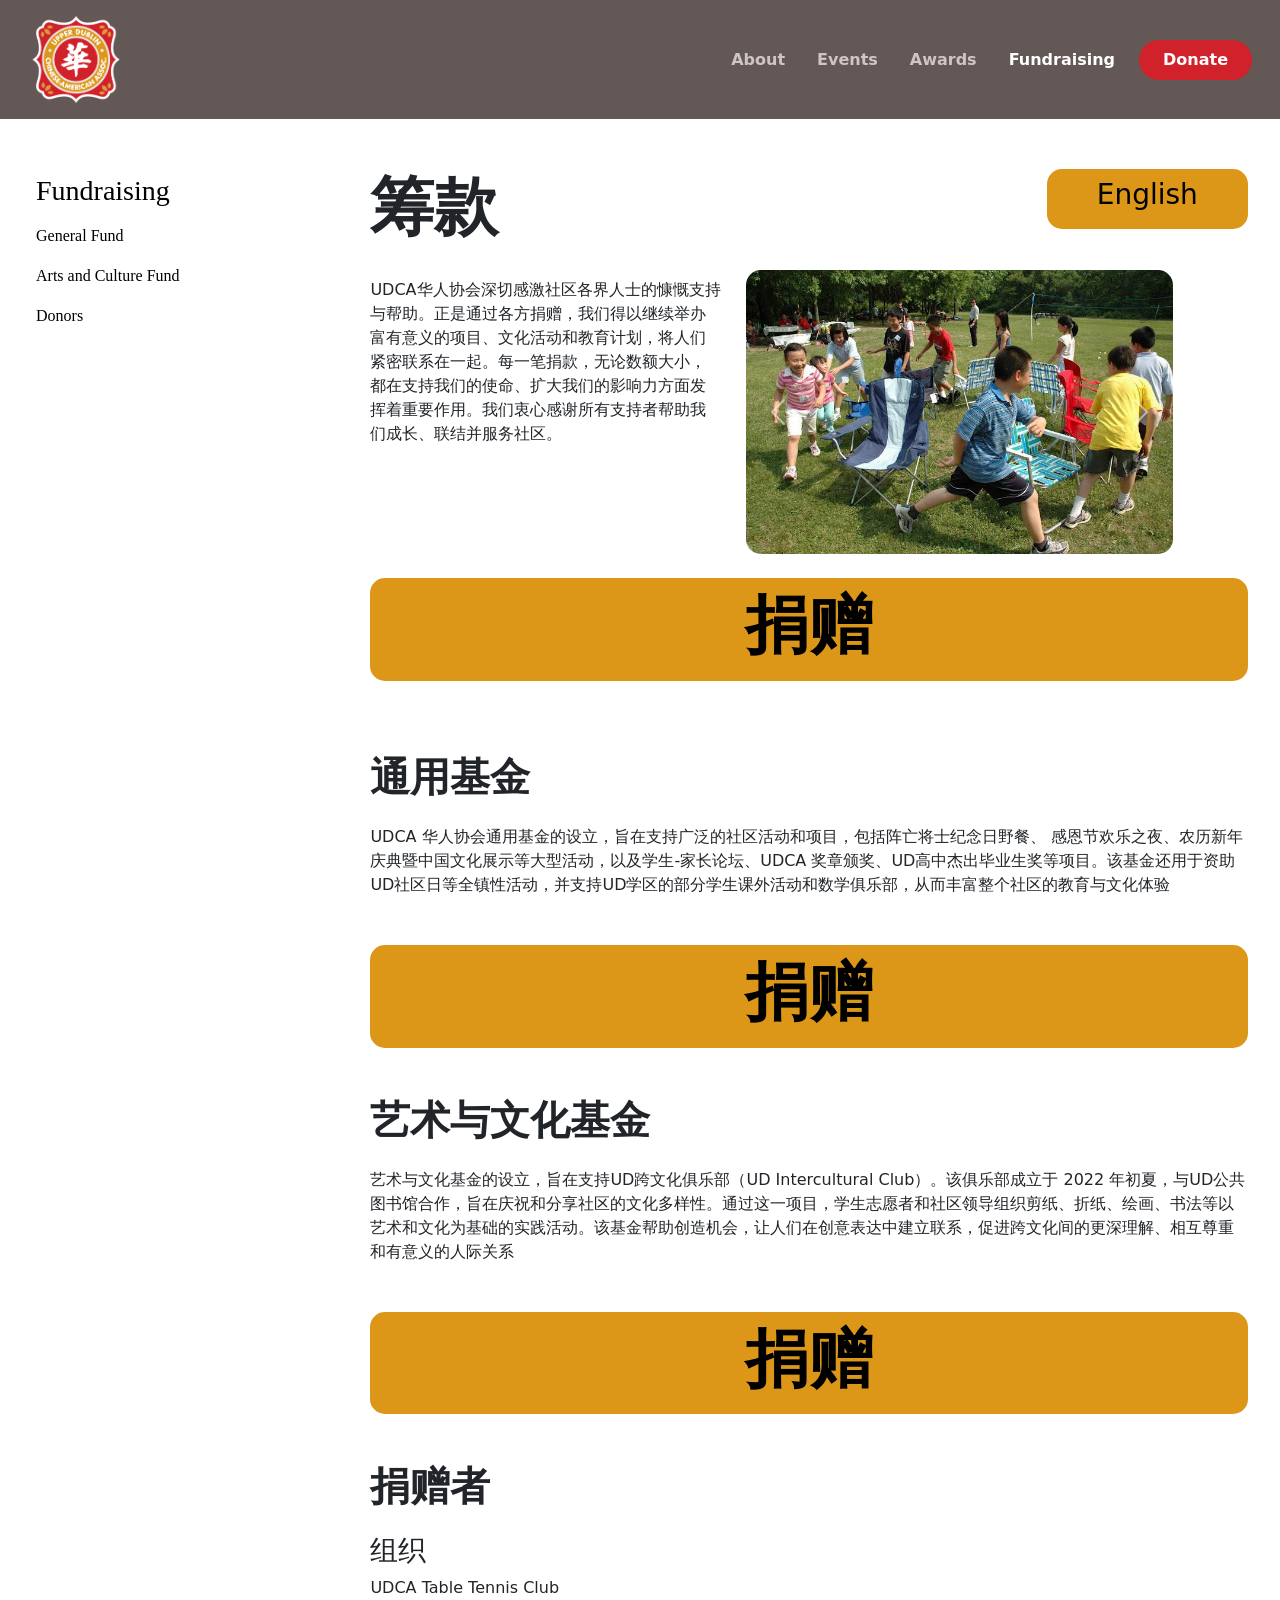
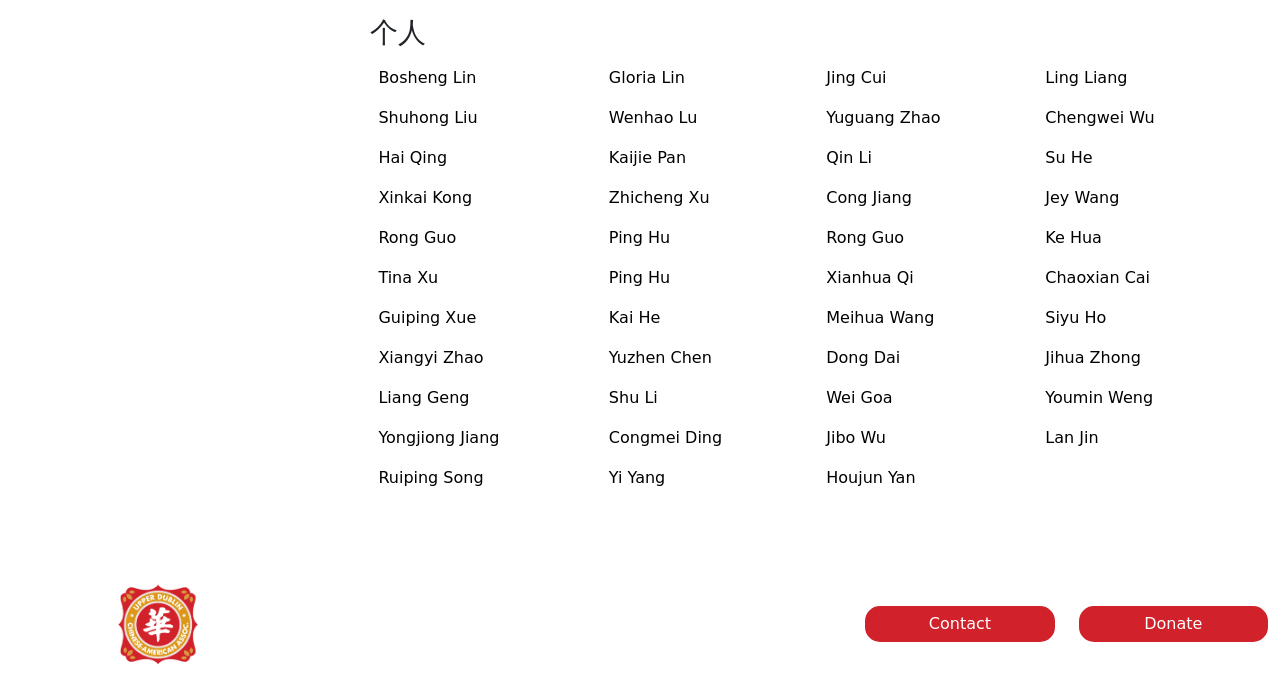
<file: Fundraising-Chinese.html>
<!DOCTYPE html>
<html lang="en">
    <head>
        <link href="https://cdn.jsdelivr.net/npm/bootstrap@5.3.8/dist/css/bootstrap.min.css" rel="stylesheet" integrity="sha384-sRIl4kxILFvY47J16cr9ZwB07vP4J8+LH7qKQnuqkuIAvNWLzeN8tE5YBujZqJLB" crossorigin="anonymous">
        <meta charset="UTF-8" />
        <title>UDCA Fundraising/Chinese</title>
        <link rel="stylesheet" href="style.css"/>
         <script src="https://cdn.jsdelivr.net/npm/bootstrap@5.3.8/dist/js/bootstrap.bundle.min.js" integrity="sha384-FKyoEForCGlyvwx9Hj09JcYn3nv7wiPVlz7YYwJrWVcXK/BmnVDxM+D2scQbITxI" crossorigin="anonymous"></script>
   
    <style>
     #General, #Arts, #Donors {
    scroll-margin-top: 100px;
            }
        
        </style>
    </head>
    <body>
        
<nav class="navbar sticky-top navbar-expand-md navbar-dark">
  <div class="container-fluid mx-3">
    <a class="navbar-brand" href="index.html">
      <img src="IMG/UDCAPrimary.png" width="100px">
    </a>

      <button
            type="button"
            class="navbar-toggler" 
            data-bs-toggle="offcanvas" 
            data-bs-target="#offcanvasNavbar" 
            aria-controls="offcanvasNavbar" 
            aria-expanded="false" 
            aria-label="Toggle navigation">
            <span class="navbar-toggler-icon"></span>
    </button>
        <div
                    style="background-color:#635855"
                    class="offcanvas offcanvas-end"
                    tabindex="1"
                    id="offcanvasNavbar"
                    arialabelledby="offcanvasNavbarLabel">
        <div class="offcanvas-header">
                <h5 class="offcanvas-title" 
                id="offcanvasNavbarLabel"><img src="IMG/UDCASecondary.png" width="90%"></h5>
        <button type="button" class="btn-close btn-close-white" data-bs-dismiss="offcanvas" aria-label="Close"></button>
        </div>
    <div class="offcanvas-body" 
         id="navbarContent">
      <ul class="navbar-nav ms-auto mb-2 gap-3 mb-lg-0">
        <li class="nav-item">
          <a class="nav-link NavbarLink" href="About.html">About</a>
        </li>
        <li class="nav-item">
          <a class="nav-link NavbarLink" href="Events.html">Events</a>
        </li>
        <li class="nav-item">
          <a class="nav-link NavbarLink" href="Awards.html">Awards</a>
        </li>
        <li class="nav-item">
          <a class="nav-link Active" href="Fundraising.html">Fundraising</a>
        </li>
        <li class="nav-item">
          <a class="nav-link text-center px-4 border-radius=25px" id="donate" href="https://www.paypal.com/ncp/payment/A44ZZ54TGVCSY">Donate</a>
        </li>
      </ul>
    </div>
    </div>
  </div>
</nav>
        
       <ul class="sidenav mt-5" id="VerticalUl">
    <li class="nav-item SideItem">
        <a class="nav-link m-3" href="#top">
            <h3>Fundraising</h3></a>
    </li>
    <li class="nav-item SideItem">
        <a class="nav-link m-3" href="#General">
    General Fund
            </a>
    </li>
    <li class="nav-item SideItem">
        <a class="nav-link m-3" href="#Arts">
    Arts and Culture Fund
            </a>
    </li>
    <li class="nav-item SideItem">
        <a class="nav-link m-3" href="#Donors">
    Donors
            </a>
    </li>
</ul> 
       
      <div style="margin-left:28%; margin-top:50px; margin-right: 20px; height:100%;">
        
            
        <div class="container-fluid">
    <div class="row Images">
        <div class="col-9 align-content-around">
            <h1>筹款</h1>
          </div>
        <div class="col-3 text-center">
            <a href="Fundraising.html" class="btn"><h3>English</h3></a>
          </div>
            <div class="col-sm-12 col-md-12 col-lg-6 col-xl-5 my-4">UDCA华人协会深切感激社区各界人士的慷慨支持与帮助。正是通过各方捐赠，我们得以继续举办富有意义的项目、文化活动和教育计划，将人们紧密联系在一起。每一笔捐款，无论数额大小，都在支持我们的使命、扩大我们的影响力方面发挥着重要作用。我们衷心感谢所有支持者帮助我们成长、联结并服务社区。
      </div>
        
        <div class="col-sm-12 col-md-12 col-lg-6 align-content-end pt-3">
          <div id="carouselExampleAutoplaying" class="carousel slide" data-bs-ride="carousel">
                        <div class="carousel-inner">
                            <div class="carousel-item active">
                                <img src="IMG/UDCAKids.jpg" alt="KidsRunning" class="d-block w-100 h-300">
                            </div>
                            <div class="carousel-item">
                                <img src="IMG/UDCATugWar.jpg" class="d-block w-100 h-300" alt="..." >
                            </div>
                            <div class="carousel-item">
                                <img src="IMG/UDCAKids3.jpg" class="d-block w-100 h-300" alt="..." >
                            </div>
                            <div class="carousel-item">
                                <img src="IMG/UDCAKids2.jpg" class="d-block w-100 h-300" alt="..." >
                            </div>
                            <div class="carousel-item">
                                <img src="IMG/UDCADance.jpg" class="d-block w-100 h-300" alt="..." >
                            </div>
                            <div class="carousel-item">
                                <img src="IMG/UDCAAwards.jpg" class="d-block w-100 h-300" alt="..." >
                            </div>
                            <div class="carousel-item">
                                <img src="IMG/UDCAAbout.jpg" class="d-block w-100 h-300" alt="..." >
                            </div>
                        </div>
                        <button
                            class="carousel-control-prev"
                            type="button"
                            data-bs-target="#carouselExampleAutoplaying"
                            data-bs-slide="prev">
                            <span class="carousel-control-prev-icon" aria-hidden="true"></span>
                            <span class="visually-hidden">Previous</span>
                        </button>
                        <button
                            class="carousel-control-next"
                            type="button"
                            data-bs-target="#carouselExampleAutoplaying"
                            data-bs-slide="next">
                            <span class="carousel-control-next-icon" aria-hidden="true"></span>
                            <span class="visually-hidden">Next</span>
                        </button>
                    </div>
                </div>
          <div class="col-12 my-4 text-center">
            <a href="https://www.paypal.com/ncp/payment/A44ZZ54TGVCSY" class="btn"><h1>捐赠</h1></a>
            </div>
    </div>    
</div>
          
            
            <div class="container-fluid" id="General">
              <div class="row pt-5"><h2>通用基金</h2></div>
              <div class="row">
                <div class="col-12 pt-3 align-content-center">
              UDCA 华人协会通用基金的设立，旨在支持广泛的社区活动和项目，包括阵亡将士纪念日野餐、
感恩节欢乐之夜、农历新年庆典暨中国文化展示等大型活动，以及学生-家长论坛、UDCA 奖章颁奖、UD高中杰出毕业生奖等项目。该基金还用于资助UD社区日等全镇性活动，并支持UD学区的部分学生课外活动和数学俱乐部，从而丰富整个社区的教育与文化体验
                </div>
              </div>
              <div class="col-12 align-content-center pt-5">
                <a href="https://www.paypal.com/ncp/payment/A44ZZ54TGVCSY" class="btn"><h1>捐赠</h1></a>
                </div>
        </div>
                
            <div class="container-fluid" id="Arts">
              <div class="row pt-5"><h2>艺术与文化基金</h2></div>
              <div class="row">
                <div class="col-12 pt-3 align-content-center">
               艺术与文化基金的设立，旨在支持UD跨文化俱乐部（UD Intercultural Club）。该俱乐部成立于 2022 年初夏，与UD公共图书馆合作，旨在庆祝和分享社区的文化多样性。通过这一项目，学生志愿者和社区领导组织剪纸、折纸、绘画、书法等以艺术和文化为基础的实践活动。该基金帮助创造机会，让人们在创意表达中建立联系，促进跨文化间的更深理解、相互尊重和有意义的人际关系
                </div>
                <div class="col-12 align-content-center pt-5">
                <a href="https://www.paypal.com/ncp/payment/A44ZZ54TGVCSY" class="btn"><h1>捐赠</h1></a>
                </div>
              </div>
            </div>
              
             <div class="container-fluid" id="Donors">
              <div class="row pt-5"><h2>捐赠者</h2></div>
              <div class="row pt-3">
                 <h3>组织</h3>
                  <p>UDCA Table Tennis Club</p>
                <h3>个人</h3>
                  <div class="table-responsive">
                <table class="table table-borderless">
                    <tbody>
                      <tr>
                        <td>Bosheng Lin</td>
                        <td>Gloria Lin</td>
                        <td>Jing Cui</td>
                        <td>Ling Liang</td>
                      </tr>
                      <tr>
                        <td>Shuhong Liu</td>
                        <td>Wenhao Lu</td>
                        <td>Yuguang Zhao</td>
                        <td>Chengwei Wu</td>
                      </tr>
                      <tr>
                        <td>Hai Qing</td>
                        <td>Kaijie Pan</td>
                        <td>Qin Li</td>
                        <td>Su He</td>
                      </tr>
                      <tr>
                        <td>Xinkai Kong</td>
                        <td>Zhicheng Xu</td>
                        <td>Cong Jiang</td>
                        <td>Jey Wang</td>
                      </tr>
                      <tr>
                        <td>Rong Guo</td>
                        <td>Ping Hu</td>
                        <td>Rong Guo</td>
                        <td>Ke Hua</td>
                      </tr>
                      <tr>
                        <td>Tina Xu</td>
                        <td>Ping Hu</td>
                        <td>Xianhua Qi</td>
                        <td>Chaoxian Cai</td>
                      </tr>
                      <tr>
                        <td>Guiping Xue</td>
                        <td>Kai He</td>
                        <td>Meihua Wang</td>
                        <td>Siyu Ho</td>
                      </tr>
                      <tr>
                        <td>Xiangyi Zhao</td>
                        <td>Yuzhen Chen</td>
                        <td>Dong Dai</td>
                        <td>Jihua Zhong</td>
                      </tr>
                      <tr>
                        <td>Liang Geng</td>
                        <td>Shu Li</td>
                        <td>Wei Goa</td>
                        <td>Youmin Weng</td>
                      </tr>
                      <tr>
                        <td>Yongjiong Jiang</td>
                        <td>Congmei Ding</td>
                        <td>Jibo Wu</td>
                        <td>Lan Jin</td>
                      </tr>
                      <tr>
                        <td>Ruiping Song</td>
                        <td>Yi Yang</td>
                        <td>Houjun Yan</td>
                      </tr>
                    </tbody>
                </table>
                </div>
               
              </div>
              </div>
            </div>  

<!--Footer-->
        <div class="container-fluid " position="sticky" style="background-color:##635855">
            <div class="row  mt-5 justify-content-center">
                <div class="col-3 text-center p-3">
                <a href="index.html">
                <img src="IMG/UDCAPrimary.png" width="100px" alt="Logo"></a>
              </div>
            <div class="col-md-5 text-white align-content-center text-center">
                <h5>Upper Dublin
                Chinese American Association
               </h5> </div>
            <div class="col-sm-12 col-md-2  pt-3 pb-3 align-content-center ">
                <a href="mailto:UDCA@udchinese.org" class="btn btn-footer">Contact</a>
                </div>
            <div class="col-sm-12 col-md-2 pt-3 pb-3 align-content-center">
                <a href="https://www.paypal.com/donate?token=20tUKie6Eug36NWWuvtWciy3XHj_gR5hrsIdLXbP7QhfNN6p47j9enBToAJZy_8PmglJ-Dah6SpQRBNP" class="btn btn-footer">Donate</a>
                </div>
            </div>
        </div>
        
    </body>
   
</html>
</file>
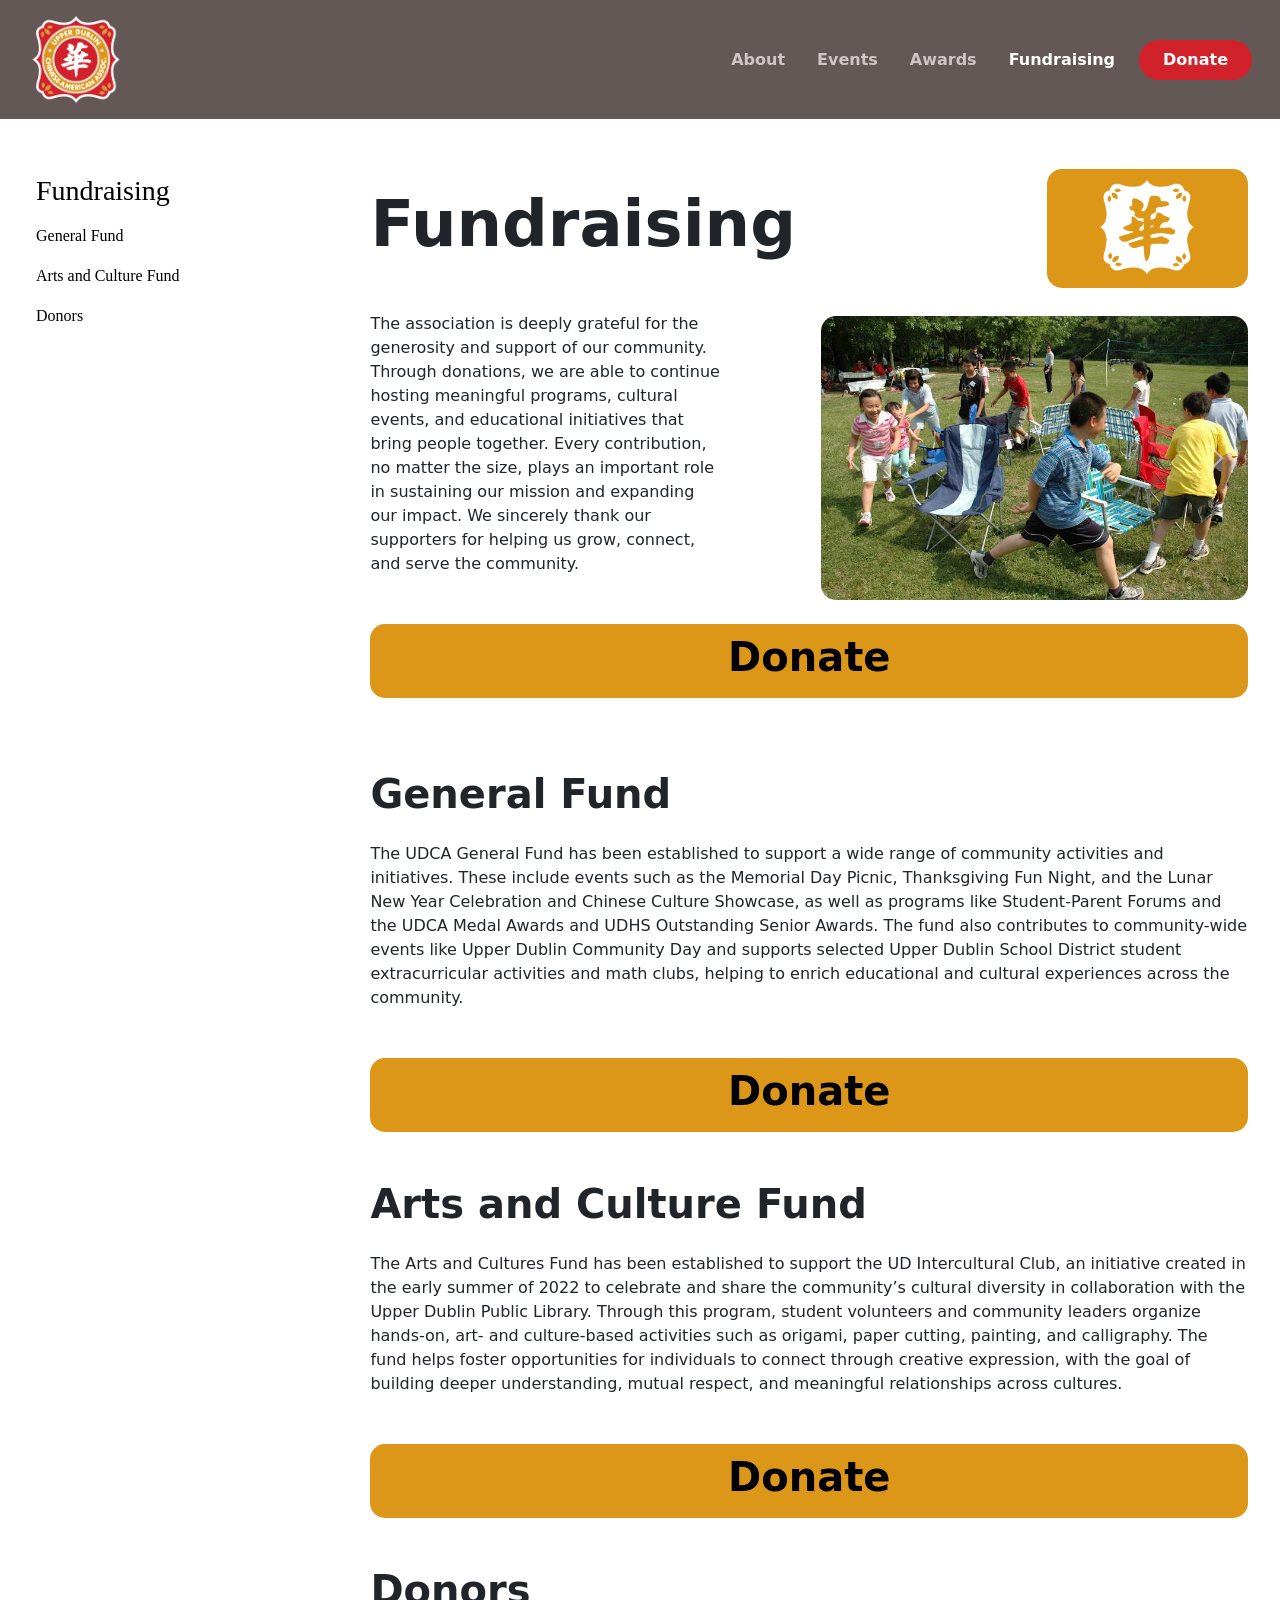
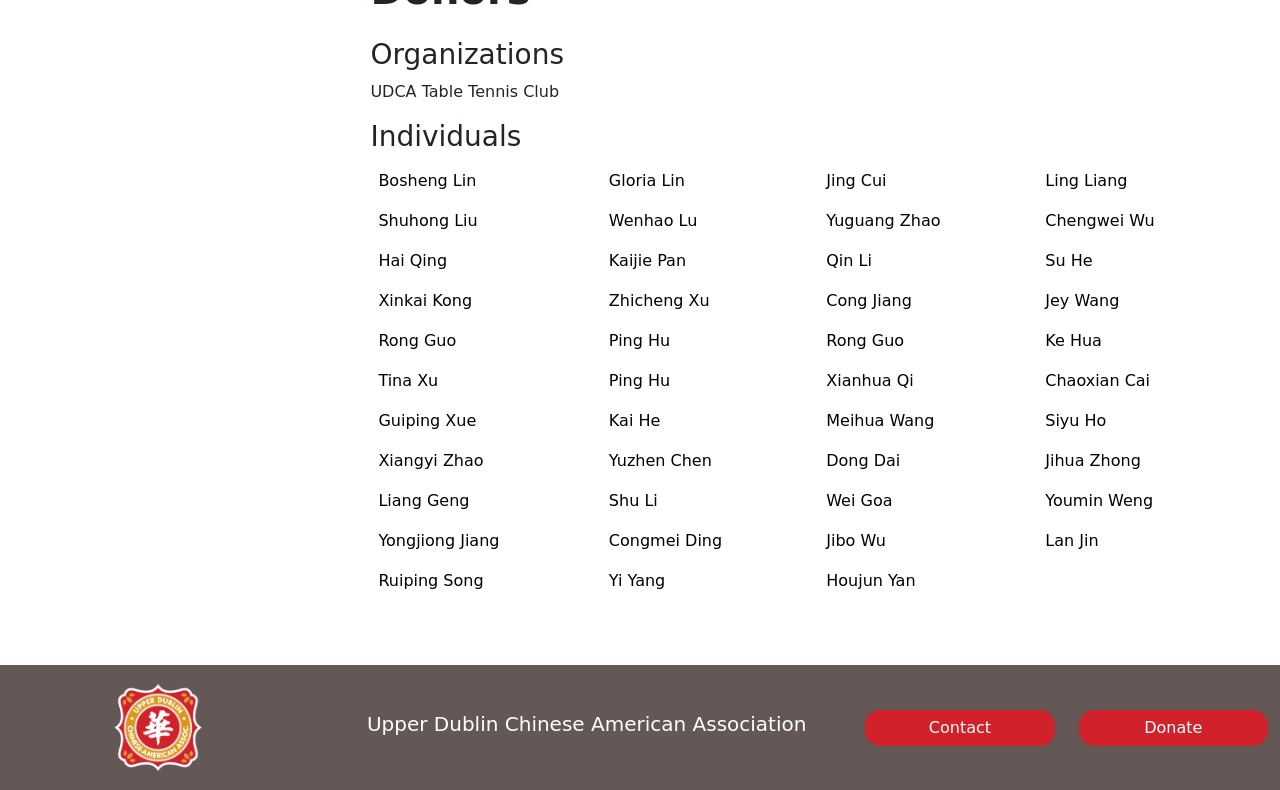
<file: Fundraising.html>
<!DOCTYPE html>
<html lang="en">
    <head>
        <link href="https://cdn.jsdelivr.net/npm/bootstrap@5.3.8/dist/css/bootstrap.min.css" rel="stylesheet" integrity="sha384-sRIl4kxILFvY47J16cr9ZwB07vP4J8+LH7qKQnuqkuIAvNWLzeN8tE5YBujZqJLB" crossorigin="anonymous">
        <meta charset="UTF-8" />
        <title>UDCA Fundraising</title>
        <link rel="stylesheet" href="style.css"/>
         <script src="https://cdn.jsdelivr.net/npm/bootstrap@5.3.8/dist/js/bootstrap.bundle.min.js" integrity="sha384-FKyoEForCGlyvwx9Hj09JcYn3nv7wiPVlz7YYwJrWVcXK/BmnVDxM+D2scQbITxI" crossorigin="anonymous"></script>
   
    <style>
     #General, #Arts, #Donors {
    scroll-margin-top: 100px;
            }
        
        </style>
    </head>
    <body>
        
<nav class="navbar sticky-top navbar-expand-md navbar-dark">
  <div class="container-fluid mx-3">
    <a class="navbar-brand" href="index.html">
      <img src="IMG/UDCAPrimary.png" width="100px">
    </a>

      <button
            type="button"
            class="navbar-toggler" 
            data-bs-toggle="offcanvas" 
            data-bs-target="#offcanvasNavbar" 
            aria-controls="offcanvasNavbar" 
            aria-expanded="false" 
            aria-label="Toggle navigation">
            <span class="navbar-toggler-icon"></span>
    </button>
        <div
                    style="background-color:#635855"
                    class="offcanvas offcanvas-end"
                    tabindex="1"
                    id="offcanvasNavbar"
                    arialabelledby="offcanvasNavbarLabel">
        <div class="offcanvas-header">
                <h5 class="offcanvas-title" 
                id="offcanvasNavbarLabel"><img src="IMG/UDCASecondary.png" width="90%"></h5>
        <button type="button" class="btn-close btn-close-white" data-bs-dismiss="offcanvas" aria-label="Close"></button>
        </div>
    <div class="offcanvas-body" 
         id="navbarContent">
      <ul class="navbar-nav ms-auto mb-2 gap-3 mb-lg-0">
        <li class="nav-item">
          <a class="nav-link NavbarLink" href="About.html">About</a>
        </li>
        <li class="nav-item">
          <a class="nav-link NavbarLink" href="Events.html">Events</a>
        </li>
        <li class="nav-item">
          <a class="nav-link NavbarLink" href="Awards.html">Awards</a>
        </li>
        <li class="nav-item">
          <a class="nav-link Active" href="Fundraising.html">Fundraising</a>
        </li>
        <li class="nav-item">
          <a class="nav-link text-center px-4 border-radius=25px" id="donate" href="https://www.paypal.com/ncp/payment/A44ZZ54TGVCSY">Donate</a>
        </li>
      </ul>
    </div>
    </div>
  </div>
</nav>
        
       <ul class="sidenav mt-5" id="VerticalUl">
    <li class="nav-item SideItem">
        <a class="nav-link m-3" href="#top">
            <h3>Fundraising</h3></a>
    </li>
    <li class="nav-item SideItem">
        <a class="nav-link m-3" href="#General">
    General Fund
            </a>
    </li>
    <li class="nav-item SideItem">
        <a class="nav-link m-3" href="#Arts">
    Arts and Culture Fund
            </a>
    </li>
    <li class="nav-item SideItem">
        <a class="nav-link m-3" href="#Donors">
    Donors
            </a>
    </li>
</ul> 
       
      <div style="margin-left:28%; margin-top:50px; margin-right: 20px; height:100%;">
        
            
        <div class= "container-fluid">
    <div class="row justify-content-between Images">
        <div class="col-md-9 col-sm-12 align-content-around">
            <h1>Fundraising</h1>
          </div>
        <div class="col align-content-around">
            <a href="Fundraising-Chinese.html" class="btn">
      <img src="IMG/Fundraisingimage.png" width="100px"></a>
          </div>
            <div class="col-sm-12 col-md-12 col-lg-6 col-xl-5 my-4">The association is deeply grateful for the generosity and support of our community. Through donations, we are able to continue hosting meaningful programs, cultural events, and educational initiatives that bring people together. Every contribution, no matter the size, plays an important role in sustaining our mission and expanding our impact. We sincerely thank our supporters for helping us grow, connect, and serve the community. </div>
        
        <div class="col-sm-12 col-md-12 col-lg-6 align-content-end pt-4">
          <div id="carouselExampleAutoplaying" class="carousel slide" data-bs-ride="carousel">
                        <div class="carousel-inner">
                            <div class="carousel-item active">
                                <img src="IMG/UDCAKids.jpg" alt="KidsRunning" class="d-block w-100 h-300">
                            </div>
                            <div class="carousel-item">
                                <img src="IMG/UDCATugWar.jpg" class="d-block w-100 h-300" alt="..." >
                            </div>
                            <div class="carousel-item">
                                <img src="IMG/UDCAKids3.jpg" class="d-block w-100 h-300" alt="..." >
                            </div>
                            <div class="carousel-item">
                                <img src="IMG/UDCAKids2.jpg" class="d-block w-100 h-300" alt="..." >
                            </div>
                            <div class="carousel-item">
                                <img src="IMG/UDCADance.jpg" class="d-block w-100 h-300" alt="..." >
                            </div>
                            <div class="carousel-item">
                                <img src="IMG/UDCAAwards.jpg" class="d-block w-100 h-300" alt="..." >
                            </div>
                            <div class="carousel-item">
                                <img src="IMG/UDCAAbout.jpg" class="d-block w-100 h-300" alt="..." >
                            </div>
                        </div>
                        <button
                            class="carousel-control-prev"
                            type="button"
                            data-bs-target="#carouselExampleAutoplaying"
                            data-bs-slide="prev">
                            <span class="carousel-control-prev-icon" aria-hidden="true"></span>
                            <span class="visually-hidden">Previous</span>
                        </button>
                        <button
                            class="carousel-control-next"
                            type="button"
                            data-bs-target="#carouselExampleAutoplaying"
                            data-bs-slide="next">
                            <span class="carousel-control-next-icon" aria-hidden="true"></span>
                            <span class="visually-hidden">Next</span>
                        </button>
                    </div>
                </div>
          <div class="col-12 my-4 text-center">
            <a href="https://www.paypal.com/ncp/payment/A44ZZ54TGVCSY" class="btn"><h2>Donate</h2></a>
            </div>
    </div>    
</div>
          
            
            <div class="container-fluid" id="General">
              <div class="row pt-5"><h2>General Fund</h2></div>
              <div class="row">
                <div class="col-12 pt-3 align-content-center">
               The UDCA General Fund has been established to support a wide range of community activities and initiatives. These include events such as the Memorial Day Picnic, Thanksgiving Fun Night, and the Lunar New Year Celebration and Chinese Culture Showcase, as well as programs like Student-Parent Forums and the UDCA Medal Awards and UDHS Outstanding Senior Awards. The fund also contributes to community-wide events like Upper Dublin Community Day and supports selected Upper Dublin School District student extracurricular activities and math clubs, helping to enrich educational and cultural experiences across the community.
                </div>
              </div>
              <div class="col-12 align-content-center pt-5">
                <a href="https://www.paypal.com/ncp/payment/A44ZZ54TGVCSY" class="btn"><h2>Donate</h2></a>
                </div>
        </div>
                
            <div class="container-fluid" id="Arts">
              <div class="row pt-5"><h2>Arts and Culture Fund</h2></div>
              <div class="row">
                <div class="col-12 pt-3 align-content-center">
               The Arts and Cultures Fund has been established to support the UD Intercultural Club, an initiative created in the early summer of 2022 to celebrate and share the community’s cultural diversity in collaboration with the Upper Dublin Public Library. Through this program, student volunteers and community leaders organize hands-on, art- and culture-based activities such as origami, paper cutting, painting, and calligraphy. The fund helps foster opportunities for individuals to connect through creative expression, with the goal of building deeper understanding, mutual respect, and meaningful relationships across cultures. </div>
                <div class="col-12 align-content-center pt-5">
                <a href="https://www.paypal.com/ncp/payment/A44ZZ54TGVCSY" class="btn"><h2>Donate</h2></a>
                </div>
              </div>
            </div>
              
             <div class="container-fluid" id="Donors">
              <div class="row pt-5"><h2>Donors</h2></div>
              <div class="row pt-3">
                 <h3>Organizations</h3>
                  <p>UDCA Table Tennis Club</p>
                <h3>Individuals</h3>
                  <div class="table-responsive">
                <table class="table table-borderless">
                    <tbody>
                      <tr>
                        <td>Bosheng Lin</td>
                        <td>Gloria Lin</td>
                        <td>Jing Cui</td>
                        <td>Ling Liang</td>
                      </tr>
                      <tr>
                        <td>Shuhong Liu</td>
                        <td>Wenhao Lu</td>
                        <td>Yuguang Zhao</td>
                        <td>Chengwei Wu</td>
                      </tr>
                      <tr>
                        <td>Hai Qing</td>
                        <td>Kaijie Pan</td>
                        <td>Qin Li</td>
                        <td>Su He</td>
                      </tr>
                      <tr>
                        <td>Xinkai Kong</td>
                        <td>Zhicheng Xu</td>
                        <td>Cong Jiang</td>
                        <td>Jey Wang</td>
                      </tr>
                      <tr>
                        <td>Rong Guo</td>
                        <td>Ping Hu</td>
                        <td>Rong Guo</td>
                        <td>Ke Hua</td>
                      </tr>
                      <tr>
                        <td>Tina Xu</td>
                        <td>Ping Hu</td>
                        <td>Xianhua Qi</td>
                        <td>Chaoxian Cai</td>
                      </tr>
                      <tr>
                        <td>Guiping Xue</td>
                        <td>Kai He</td>
                        <td>Meihua Wang</td>
                        <td>Siyu Ho</td>
                      </tr>
                      <tr>
                        <td>Xiangyi Zhao</td>
                        <td>Yuzhen Chen</td>
                        <td>Dong Dai</td>
                        <td>Jihua Zhong</td>
                      </tr>
                      <tr>
                        <td>Liang Geng</td>
                        <td>Shu Li</td>
                        <td>Wei Goa</td>
                        <td>Youmin Weng</td>
                      </tr>
                      <tr>
                        <td>Yongjiong Jiang</td>
                        <td>Congmei Ding</td>
                        <td>Jibo Wu</td>
                        <td>Lan Jin</td>
                      </tr>
                      <tr>
                        <td>Ruiping Song</td>
                        <td>Yi Yang</td>
                        <td>Houjun Yan</td>
                      </tr>
                    </tbody>
                </table>
                </div>
               
              </div>
              </div>
            </div>  
          
      
      <!--Footer-->
        <div class="container-fluid " position="sticky" style="background-color:#635855">
            <div class="row  mt-5 justify-content-center">
                <div class="col-3 text-center p-3">
                <a href="index.html">
                <img src="IMG/UDCAPrimary.png" width="100px" alt="Logo"></a>
              </div>
            <div class="col-md-5 text-white align-content-center text-center">
                <h5>Upper Dublin
                Chinese American Association
               </h5> </div>
            <div class="col-sm-12 col-md-2  pt-3 pb-3 align-content-center ">
                <a href="mailto:UDCA@udchinese.org" class="btn btn-footer">Contact</a>
                </div>
            <div class="col-sm-12 col-md-2 pt-3 pb-3 align-content-center">
                <a href="https://www.paypal.com/donate?token=20tUKie6Eug36NWWuvtWciy3XHj_gR5hrsIdLXbP7QhfNN6p47j9enBToAJZy_8PmglJ-Dah6SpQRBNP" class="btn btn-footer">Donate</a>
                </div>
            </div>
        </div>
      
    </body>
   
</html>
</file>
<file: style.css>
/* #D1212A (red)
     * #1F1E14 (black)
     * #EFE4E4 (cream)
     * #DC9719 (yellow)
     * #645B38 (green)
     * #99B4CA (blue)
     *  */

    h1{
        font-size: 4rem;
        font-weight: 800;
}

    h2{
        font-size: 2.5rem;
        font-weight:800;
}

    .NavbarLink:hover{
    color:white;
    transition-property: inherit;
    transition-duration: 0.25s;
}

    .NavbarLink{
        color:#cfc5c5
}

    .Active{
        color:white;
        font-weight:800;
}

.Active:hover{
        color:white;
        font-weight:800;
}

    .navbar {
        background-color:#635855;
        font-weight:800;
}

    .sidenav {
            font-family:futura;
        }
    .nav-link {
            border-radius: 25px;
            font-size:1rem;
}

    

    .SideItem:hover{
        background-color:#EFE4E4 ;
        border-radius: 25px;
        color: black;
        transition-property: inherit;
        transition-duration: 0.25s;
        font-weight:500;
            
        }

    #VerticalUl {
        list-style-type: none;
        padding: 20px;
        width: 25%;
        height: 100%;
        position: fixed;
        overflow:auto; 
        top: 10%;
        color: black;
        font-weight:500
            }

    #donate {
        background-color:#D1212A;
        color:white;
}

    #donate:hover {
        background-color:white ;
        color:black;
        transition-property: inherit;
        transition-duration: 0.25s;
        
}

    .btn {
        border-width:3px;
        border-color:#DC9719;
        background-color:#DC9719;
        border-radius: 15px;
        width: 100%;
        color:black;
        font-weight: 500;
}

    #HeadCards {
        background-image: url("IMG/UDCAPattern.png");
        background-size: 100%;
        background-position:fixed;
        min-height:fit-content;
}

    .btn-footer {
        border:none;
        background-color:#D1212A ;
        border-radius: 15px;
        width: 100%;
        color:white
}

    .btn:hover {
       border-width:3px;
        border-color:#f9b842;
        background-color:#f9b842;
        transition-property: inherit;
        transition-duration: 0.5s;
        color:black;
}

    .card {
        border:none;
        border-radius: 15px;
}
    .row, .col{
        overflow: hidden;
}

    .Images{border-radius: 15px}


    img {
        border-radius: 15px
    }
</file>
